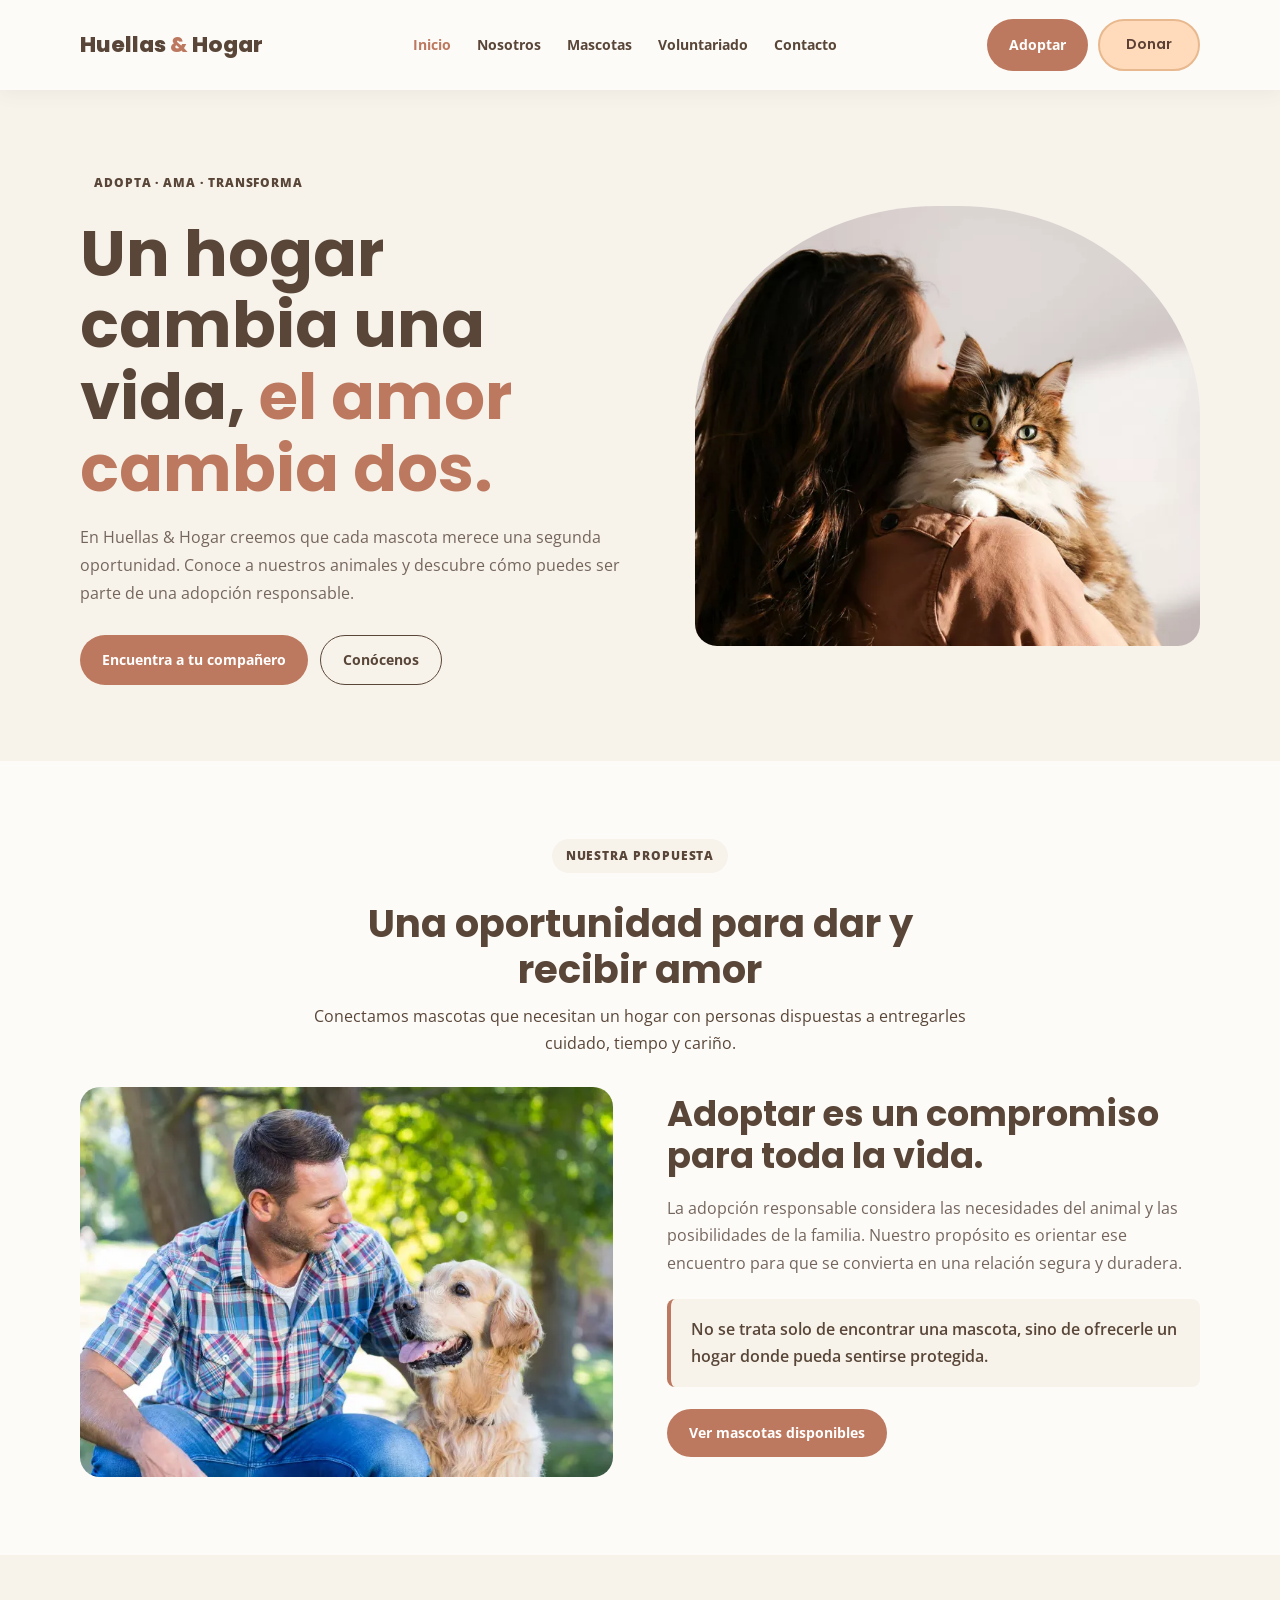
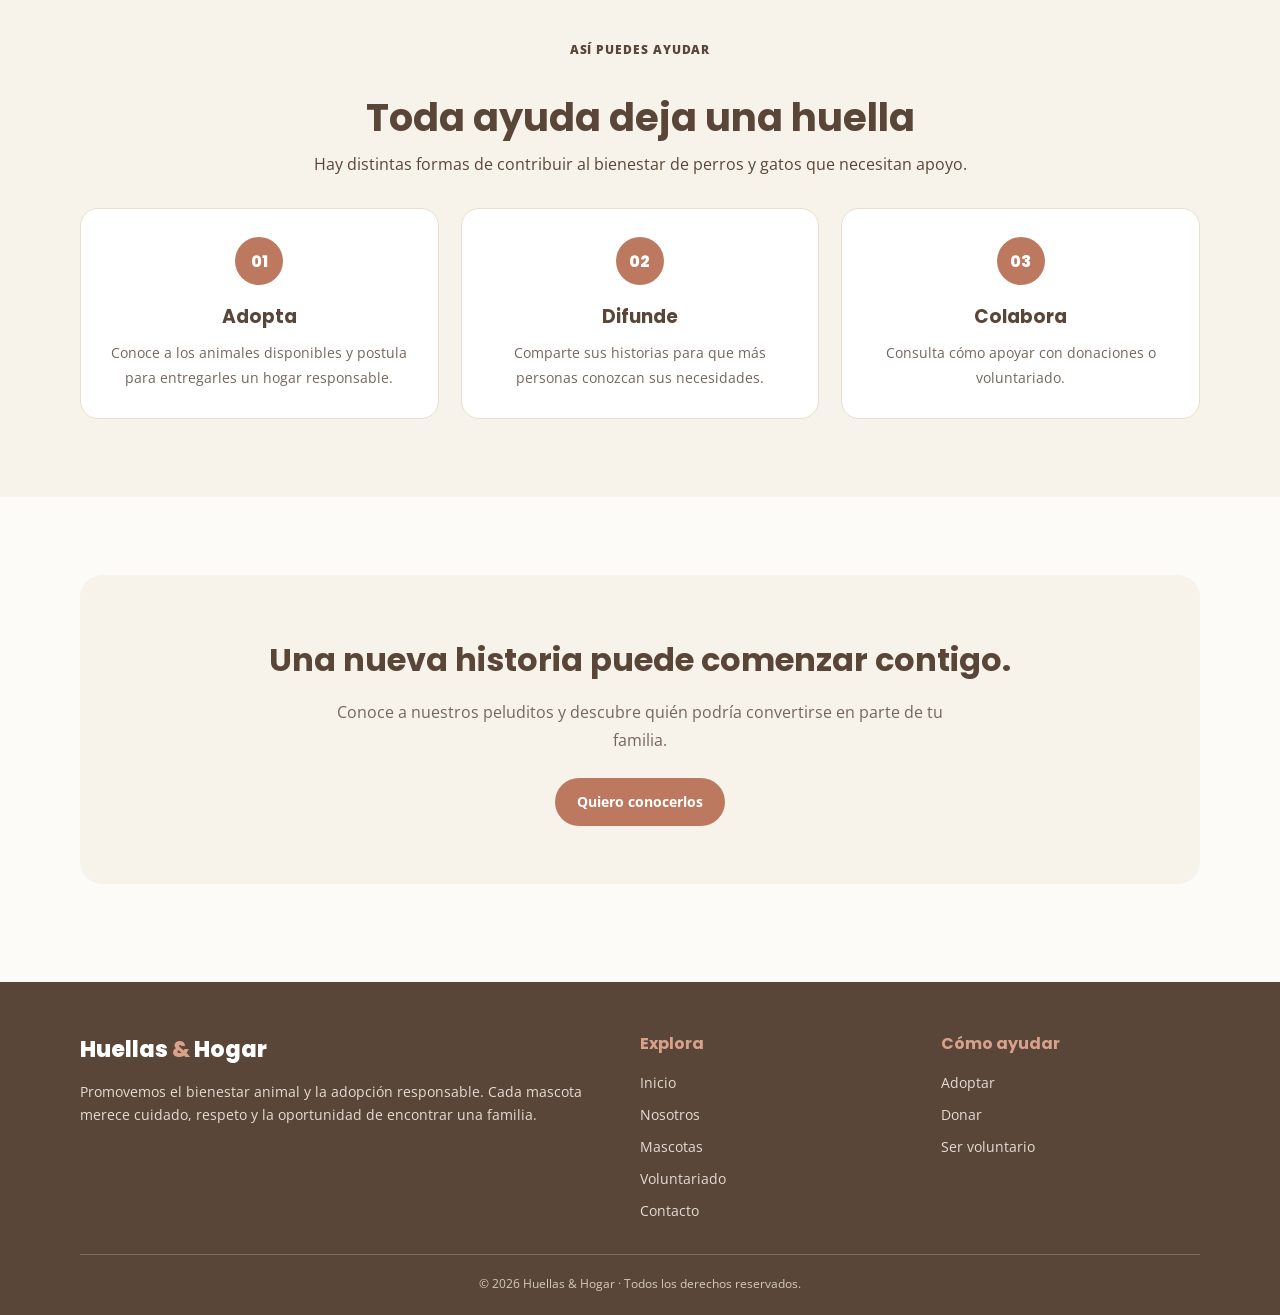
<file: index.html>
<!DOCTYPE html>
<html lang="es">
<head>
<meta charset="UTF-8">
<meta name="viewport" content="width=device-width, initial-scale=1.0">
<title>Inicio | Huellas & Hogar</title>
<link rel="preconnect" href="https://fonts.googleapis.com">
<link rel="preconnect" href="https://fonts.gstatic.com" crossorigin>
<link href="https://fonts.googleapis.com/css2?family=Open+Sans:wght@400;500;600;700&family=Poppins:wght@400;500;600;700;800&display=swap" rel="stylesheet">
<link rel="stylesheet" href="css/estilos.css">
</head>
<body>


<header class="site-header">
    <div class="container header-inner">
        <a class="logo" href="index.html">Huellas <span>&</span> Hogar</a>

        <nav class="nav">
            <a class="active" href="index.html">Inicio</a>
            <a href="nosotros.html">Nosotros</a>
            <a href="mascotas.html">Mascotas</a>
            <a href="voluntariado.html">Voluntariado</a>
            <a href="contacto.html">Contacto</a>
        </nav>

<div class="header-actions">
    <a class="btn btn-primary" href="mascotas.html">Adoptar</a>
    <a class="btn btn-donar" href="donar.html">Donar</a>
</div>
    </div>
</header>


<main>
<section class="hero">
<div class="container hero-grid">
<div>
<span class="eyebrow">ADOPTA · AMA · TRANSFORMA</span>
<h1>Un hogar cambia una vida, <span class="accent">el amor cambia dos.</span></h1>
<p>En Huellas & Hogar creemos que cada mascota merece una segunda oportunidad. Conoce a nuestros animales y descubre cómo puedes ser parte de una adopción responsable.</p>
<div class="hero-actions">
<a class="btn btn-primary" href="mascotas.html">Encuentra a tu compañero</a>
<a class="btn btn-outline" href="nosotros.html">Conócenos</a>
</div>
</div>
<div class="hero-art">
<img src="imagenes/imagen1.png" alt="Ilustración de un perro que representa la adopción responsable">
</div>
</div>
</section>

<section class="section">
<div class="container">
<div class="section-heading">
<span class="eyebrow">NUESTRA PROPUESTA</span>
<h2>Una oportunidad para dar y recibir amor</h2>
<p>Conectamos mascotas que necesitan un hogar con personas dispuestas a entregarles cuidado, tiempo y cariño.</p>
</div>
<div class="split">
<img src="imagenes/imagen2.jpg" alt="Ilustración de un gato que espera encontrar una familia">
<div>
<h2>Adoptar es un compromiso para toda la vida.</h2>
<p>La adopción responsable considera las necesidades del animal y las posibilidades de la familia. Nuestro propósito es orientar ese encuentro para que se convierta en una relación segura y duradera.</p>
<div class="note">No se trata solo de encontrar una mascota, sino de ofrecerle un hogar donde pueda sentirse protegida.</div>
<p style="margin-top:22px"><a class="btn btn-primary" href="mascotas.html">Ver mascotas disponibles</a></p>
</div>
</div>
</div>
</section>

<section class="section" style="background:var(--beige)">
<div class="container">
<div class="section-heading">
<span class="eyebrow">ASÍ PUEDES AYUDAR</span>
<h2>Toda ayuda deja una huella</h2>
<p>Hay distintas formas de contribuir al bienestar de perros y gatos que necesitan apoyo.</p>
</div>
<div class="steps">
<article class="step">
<div class="step-number">01</div>
<h3>Adopta</h3>
<p>Conoce a los animales disponibles y postula para entregarles un hogar responsable.</p>
</article>
<article class="step">
<div class="step-number">02</div>
<h3>Difunde</h3>
<p>Comparte sus historias para que más personas conozcan sus necesidades.</p>
</article>
<article class="step">
<div class="step-number">03</div>
<h3>Colabora</h3>
<p>Consulta cómo apoyar con donaciones o voluntariado.</p>
</article>
</div>
</div>
</section>

<section class="section">
<div class="container">
<div class="cta-band">
<h2>Una nueva historia puede comenzar contigo.</h2>
<p>Conoce a nuestros peluditos y descubre quién podría convertirse en parte de tu familia.</p>
<a class="btn btn-primary" href="mascotas.html">Quiero conocerlos</a>
</div>
</div>
</section>
</main>

<footer class="site-footer">
<div class="container">
<div class="footer-grid">
<div>
<div class="footer-brand">Huellas <span>&</span> Hogar</div>
<p>Promovemos el bienestar animal y la adopción responsable. Cada mascota merece cuidado, respeto y la oportunidad de encontrar una familia.</p>
</div>
<div>
<h3>Explora</h3>
<div class="footer-links">
<a href="index.html">Inicio</a>
<a href="nosotros.html">Nosotros</a>
<a href="mascotas.html">Mascotas</a>
<a href="voluntariado.html">Voluntariado</a>
<a href="contacto.html">Contacto</a>
</div>
</div>
<div>
<h3>Cómo ayudar</h3>
<div class="footer-links">
<a href="mascotas.html">Adoptar</a>
<a href="contacto.html#donar">Donar</a>
<a href="contacto.html">Ser voluntario</a>
</div>
</div>
</div>
<div class="footer-bottom">© 2026 Huellas & Hogar · Todos los derechos reservados.</div>
</div>
</footer>
</body>
</html>
</file>
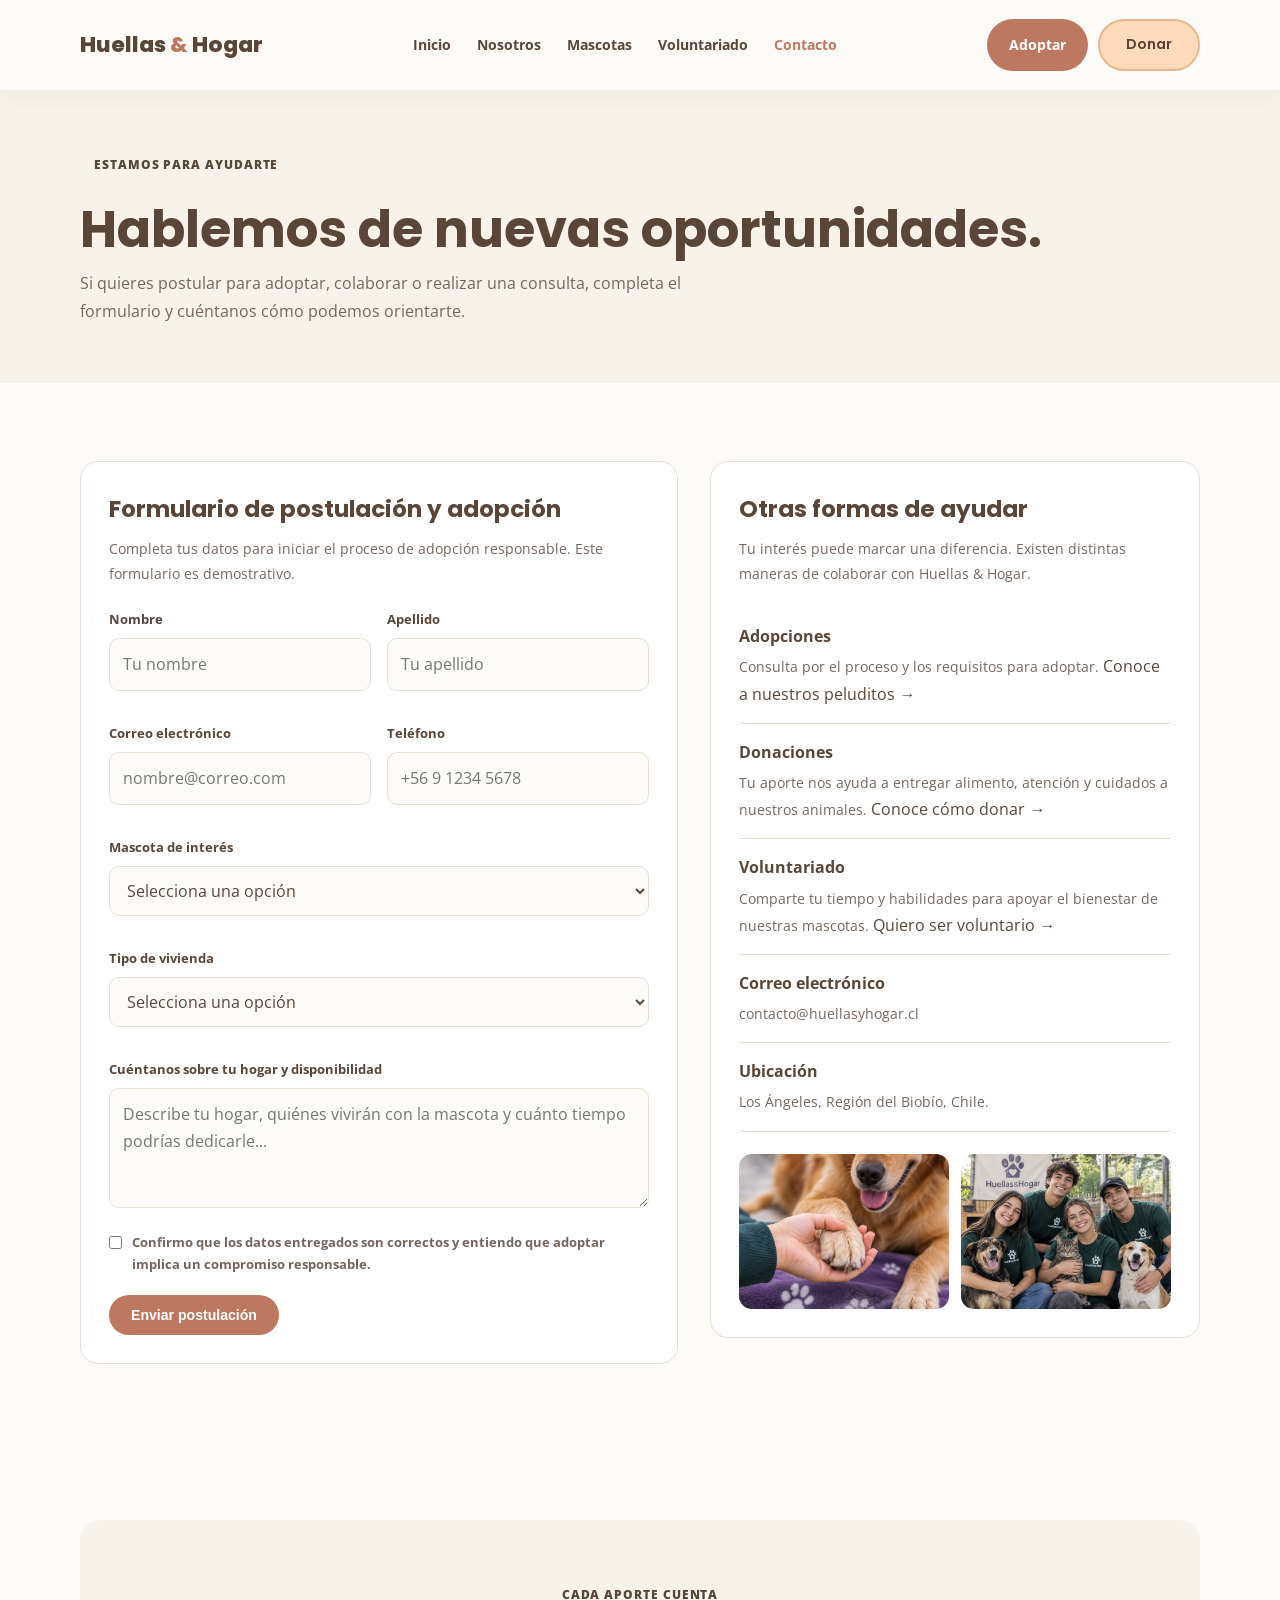
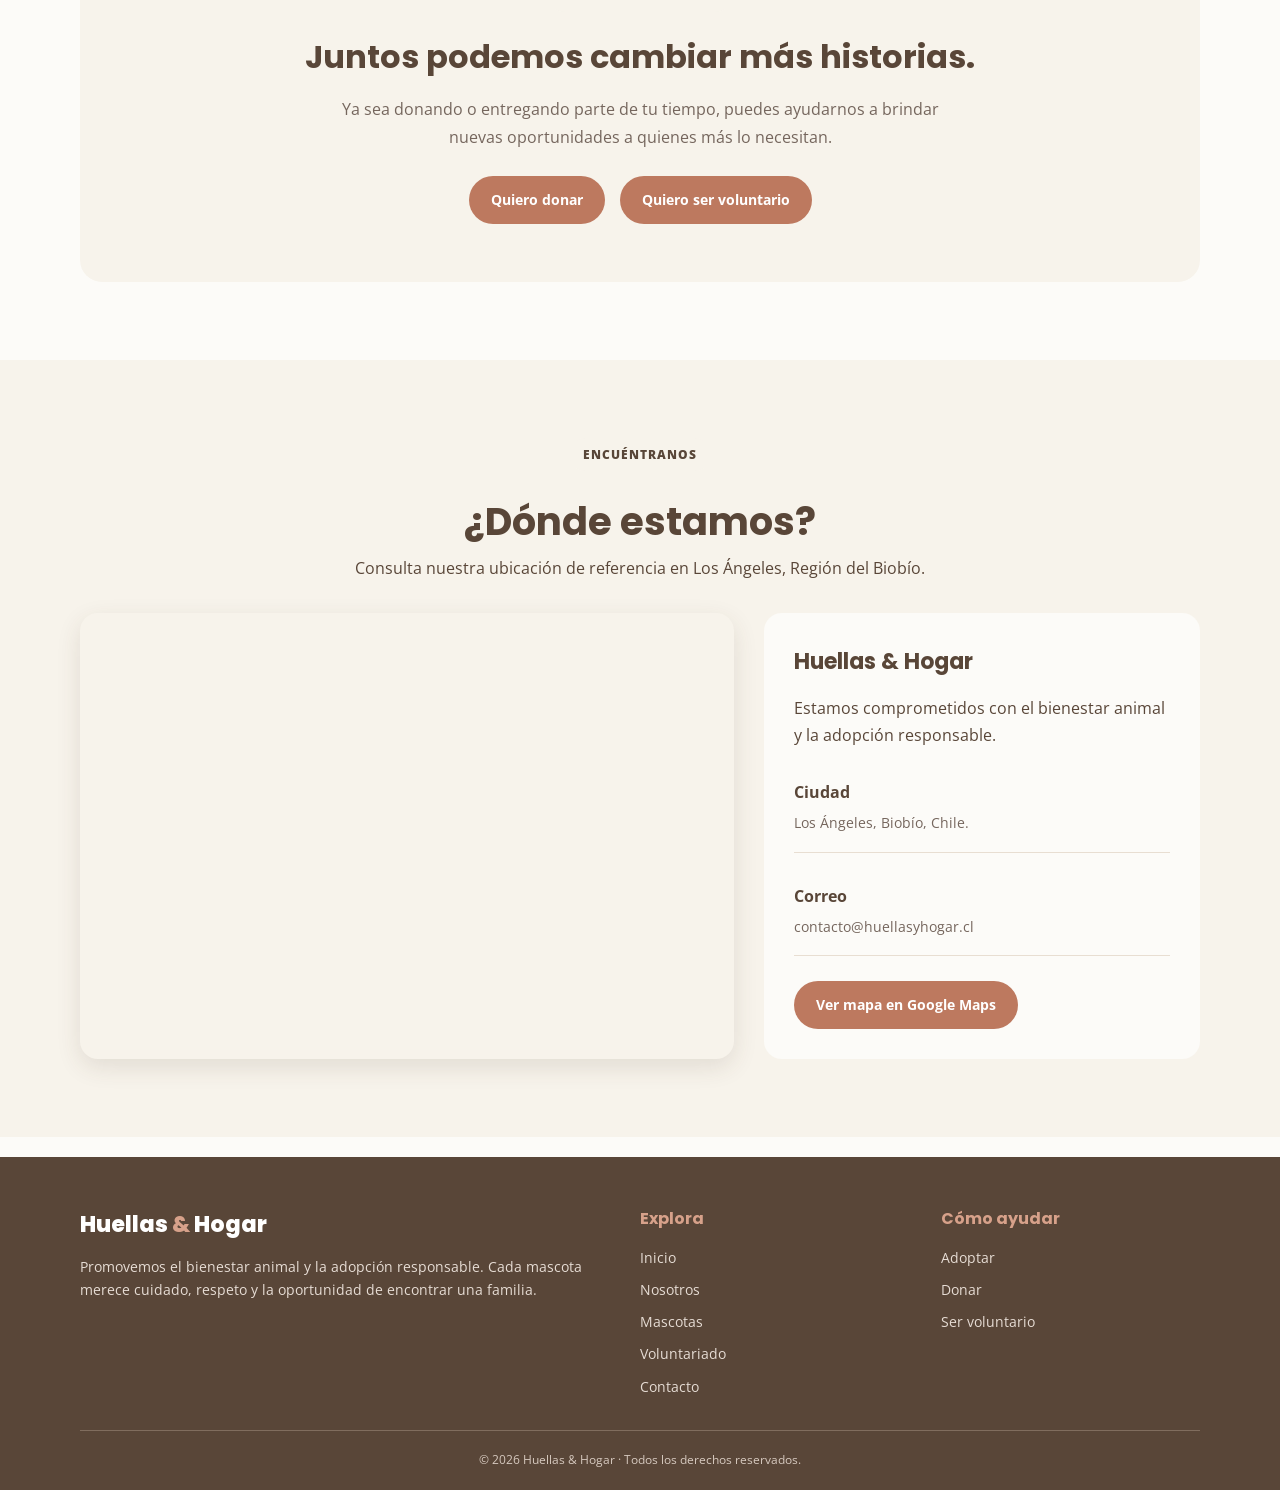
<file: contacto.html>
<!DOCTYPE html>
<html lang="es">
<head>
<meta charset="UTF-8">
<meta name="viewport" content="width=device-width, initial-scale=1.0">
<title>Contacto | Huellas & Hogar</title>

<link rel="preconnect" href="https://fonts.googleapis.com">
<link rel="preconnect" href="https://fonts.gstatic.com" crossorigin>
<link href="https://fonts.googleapis.com/css2?family=Open+Sans:wght@400;500;600;700&family=Poppins:wght@400;500;600;700;800&display=swap" rel="stylesheet">

<link rel="stylesheet" href="css/estilos.css">
</head>

<body>

<header class="site-header">
<div class="container header-inner">

<a class="logo" href="index.html">Huellas <span>&</span> Hogar</a>

<nav class="nav">
<a href="index.html">Inicio</a>
<a href="nosotros.html">Nosotros</a>
<a href="mascotas.html">Mascotas</a>
<a href="voluntariado.html">Voluntariado</a>
<a class="active" href="contacto.html">Contacto</a>
</nav>

<div class="header-actions">
<a class="btn btn-primary" href="mascotas.html">Adoptar</a>
<a class="btn btn-donar" href="donar.html">Donar</a>
</div>

</div>
</header>

<main>

<!-- ENCABEZADO -->
<section class="page-hero">
<div class="container">
<span class="eyebrow">ESTAMOS PARA AYUDARTE</span>
<h1>Hablemos de nuevas oportunidades.</h1>
<p>Si quieres postular para adoptar, colaborar o realizar una consulta, completa el formulario y cuéntanos cómo podemos orientarte.</p>
</div>
</section>

<!-- FORMULARIO Y CONTACTO -->
<section class="section">
<div class="container form-layout">

<form class="form-card" action="mailto:contacto@huellasyhogar.cl" method="post" enctype="text/plain">

<h2>Formulario de postulación y adopción</h2>
<p>Completa tus datos para iniciar el proceso de adopción responsable. Este formulario es demostrativo.</p>

<div class="form-grid">

<div class="field">
<label for="nombre">Nombre</label>
<input id="nombre" name="Nombre" type="text" placeholder="Tu nombre" required>
</div>

<div class="field">
<label for="apellido">Apellido</label>
<input id="apellido" name="Apellido" type="text" placeholder="Tu apellido" required>
</div>

<div class="field">
<label for="correo">Correo electrónico</label>
<input id="correo" name="Correo" type="email" placeholder="nombre@correo.com" required>
</div>

<div class="field">
<label for="telefono">Teléfono</label>
<input id="telefono" name="Telefono" type="tel" placeholder="+56 9 1234 5678" required>
</div>

<div class="field full">
<label for="mascota">Mascota de interés</label>
<select id="mascota" name="Mascota" required>
<option value="">Selecciona una opción</option>
<option>Max</option>
<option>Luna</option>
<option>Toby</option>
<option>Mora</option>
<option>Quiero orientación</option>
</select>
</div>

<div class="field full">
<label for="vivienda">Tipo de vivienda</label>
<select id="vivienda" name="Vivienda" required>
<option value="">Selecciona una opción</option>
<option>Casa con patio</option>
<option>Casa sin patio</option>
<option>Departamento</option>
</select>
</div>

<div class="field full">
<label for="mensaje">Cuéntanos sobre tu hogar y disponibilidad</label>
<textarea id="mensaje" name="Mensaje" placeholder="Describe tu hogar, quiénes vivirán con la mascota y cuánto tiempo podrías dedicarle..." required></textarea>
</div>

</div>

<label class="checkline">
<input type="checkbox" required>
<span>Confirmo que los datos entregados son correctos y entiendo que adoptar implica un compromiso responsable.</span>
</label>

<button class="btn btn-primary" type="submit">Enviar postulación</button>

</form>

<!-- INFORMACIÓN Y CTA -->
<aside class="contact-card">

<h2>Otras formas de ayudar</h2>
<p>Tu interés puede marcar una diferencia. Existen distintas maneras de colaborar con Huellas & Hogar.</p>

<div class="contact-item">
<strong>Adopciones</strong>
<span>Consulta por el proceso y los requisitos para adoptar.</span>
<a href="mascotas.html">Conoce a nuestros peluditos →</a>
</div>

<div class="contact-item">
<strong>Donaciones</strong>
<span>Tu aporte nos ayuda a entregar alimento, atención y cuidados a nuestros animales.</span>
<a href="donar.html">Conoce cómo donar →</a>
</div>

<div class="contact-item">
<strong>Voluntariado</strong>
<span>Comparte tu tiempo y habilidades para apoyar el bienestar de nuestras mascotas.</span>
<a href="voluntariado.html">Quiero ser voluntario →</a>
</div>

<div class="contact-item">
<strong>Correo electrónico</strong>
<span>contacto@huellasyhogar.cl</span>
</div>

<div class="contact-item">
<strong>Ubicación</strong>
<span>Los Ángeles, Región del Biobío, Chile.</span>
</div>

<div class="contact-images">
<img src="imagenes/imagen12.png" alt="Ilustración de perro">
<img src="imagenes/imagen11.png" alt="Ilustración de gato">
</div>

</aside>

</div>
</section>

<!-- CTA PRINCIPAL -->
<section class="section">
<div class="container">
<div class="cta-band">
<span class="eyebrow">CADA APORTE CUENTA</span>
<h2>Juntos podemos cambiar más historias.</h2>
<p>Ya sea donando o entregando parte de tu tiempo, puedes ayudarnos a brindar nuevas oportunidades a quienes más lo necesitan.</p>

<div class="cta-buttons">
    <a class="btn btn-primary" href="donar.html">Quiero donar</a>
    <a class="btn btn-primary" href="voluntariado.html">Quiero ser voluntario</a>
</div>
</div>
</div>
</section>

<!-- MAPA -->
<section class="section map-section">
<div class="container">

<div class="section-heading">
<span class="eyebrow">ENCUÉNTRANOS</span>
<h2>¿Dónde estamos?</h2>
<p>Consulta nuestra ubicación de referencia en Los Ángeles, Región del Biobío.</p>
</div>

<div class="map-layout">

<div class="map-container">
<iframe
src="https://www.google.com/maps?q=Los+Angeles,+Biobio,+Chile&output=embed"
width="100%"
height="350"
style="border:0;"
allowfullscreen=""
loading="lazy"
referrerpolicy="no-referrer-when-downgrade"
title="Mapa de ubicación de Huellas y Hogar">
</iframe>
</div>

<div class="map-info">
<h3>Huellas & Hogar</h3>
<p>Estamos comprometidos con el bienestar animal y la adopción responsable.</p>

<div class="contact-item">
<strong>Ciudad</strong>
<span>Los Ángeles, Biobío, Chile.</span>
</div>

<div class="contact-item">
<strong>Correo</strong>
<span>contacto@huellasyhogar.cl</span>
</div>

<a class="btn btn-primary" href="https://www.google.com/maps/search/?api=1&query=Los+Angeles+Biobio+Chile" target="_blank" rel="noopener">
Ver mapa en Google Maps
</a>

</div>

</div>
</div>
</section>

</main>

<footer class="site-footer">
<div class="container">

<div class="footer-grid">

<div>
<div class="footer-brand">Huellas <span>&</span> Hogar</div>
<p>Promovemos el bienestar animal y la adopción responsable. Cada mascota merece cuidado, respeto y la oportunidad de encontrar una familia.</p>
</div>

<div>
<h3>Explora</h3>
<div class="footer-links">
<a href="index.html">Inicio</a>
<a href="nosotros.html">Nosotros</a>
<a href="mascotas.html">Mascotas</a>
<a href="voluntariado.html">Voluntariado</a>
<a href="contacto.html">Contacto</a>
</div>
</div>

<div>
<h3>Cómo ayudar</h3>
<div class="footer-links">
<a href="mascotas.html">Adoptar</a>
<a href="donar.html">Donar</a>
<a href="voluntariado.html">Ser voluntario</a>
</div>
</div>

</div>

<div class="footer-bottom">
© 2026 Huellas & Hogar · Todos los derechos reservados.
</div>

</div>
</footer>

</body>
</html>
</file>
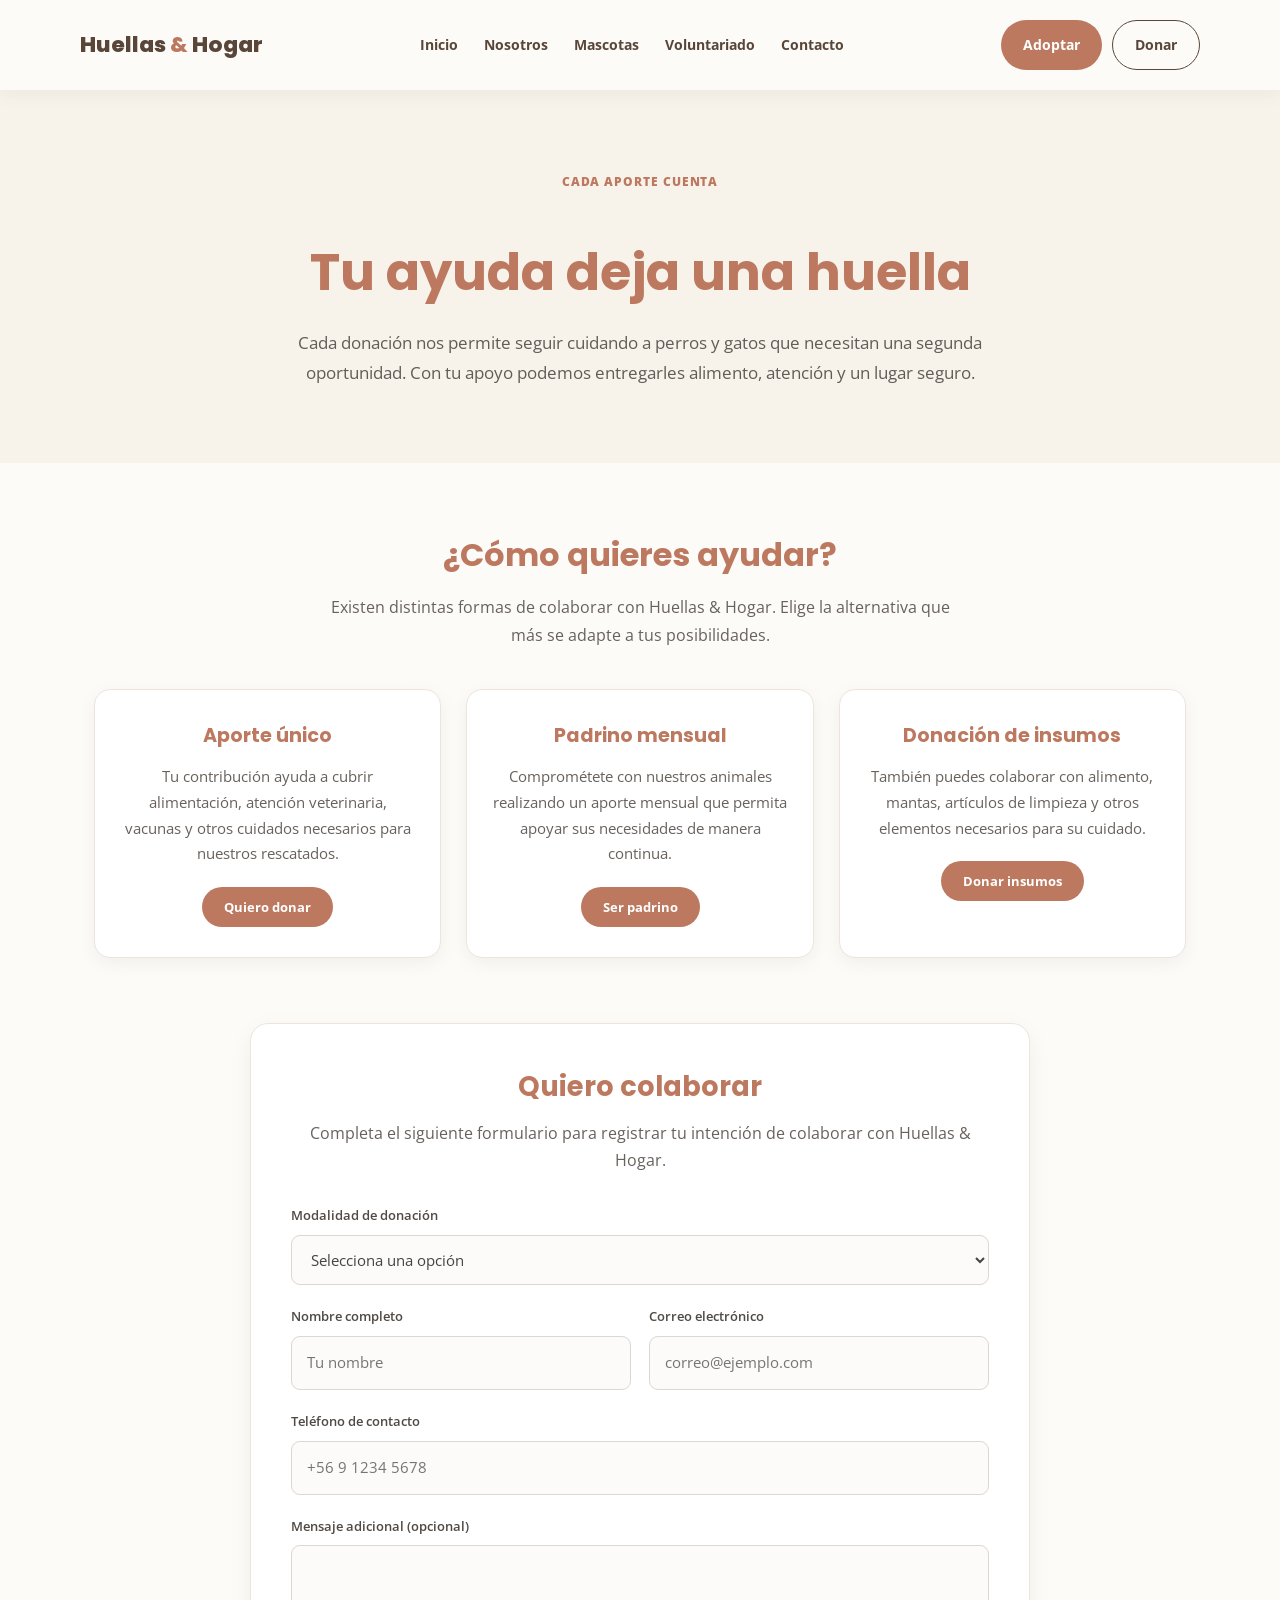
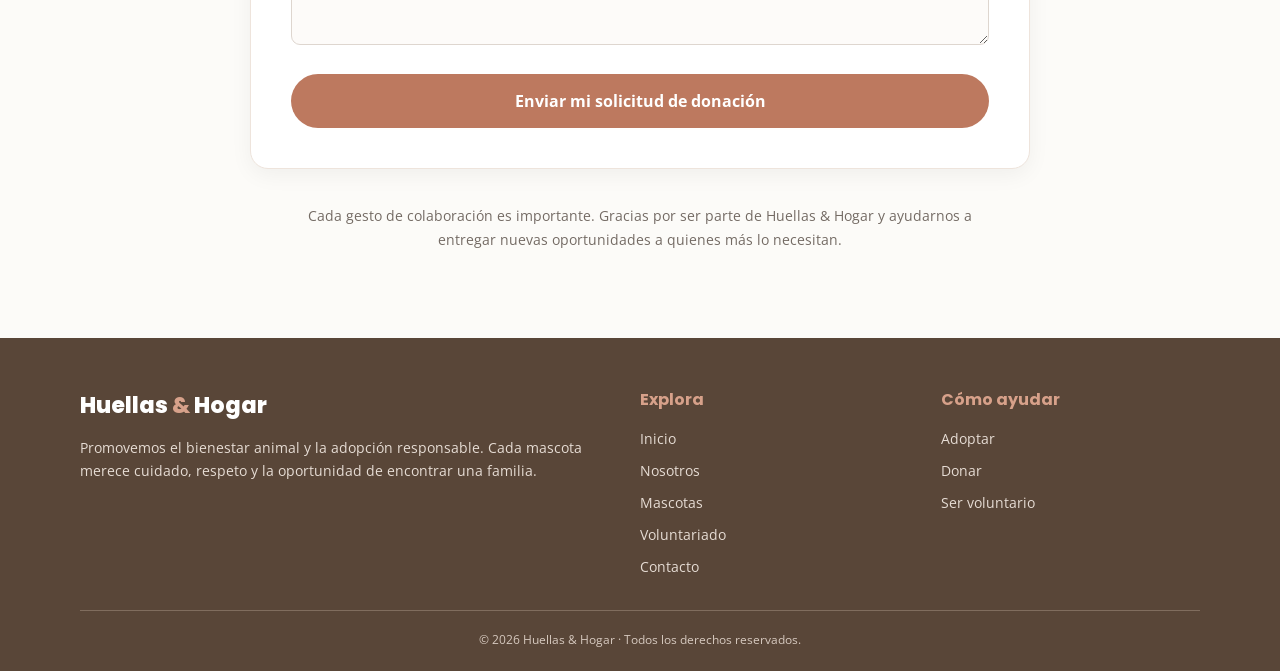
<file: donar.html>
<!DOCTYPE html>
<html lang="es">
<head>
<meta charset="UTF-8">
<meta name="viewport" content="width=device-width, initial-scale=1.0">

<title>Donar | Huellas & Hogar</title>

<link rel="preconnect" href="https://fonts.googleapis.com">
<link rel="preconnect" href="https://fonts.gstatic.com" crossorigin>
<link href="https://fonts.googleapis.com/css2?family=Open+Sans:wght@400;500;600;700&family=Poppins:wght@400;500;600;700;800&display=swap" rel="stylesheet">

<link rel="stylesheet" href="css/estilos.css">

<style>
/* =================================
   ESTILOS EXCLUSIVOS DE DONAR
================================= */

.donar-hero {
    background: var(--beige, #f5eee7);
    padding: 75px 20px;
    text-align: center;
}

.donar-hero .eyebrow {
    color: var(--terracota, #b86f50);
}

.donar-hero h1 {
    font-family: 'Poppins', sans-serif;
    font-size: clamp(2.2rem, 4vw, 3.2rem);
    color: var(--terracota, #b86f50);
    margin: 12px 0;
}

.donar-hero p {
    max-width: 700px;
    margin: auto;
    color: #625c57;
    font-size: 1.05rem;
    line-height: 1.8;
}

.donar-contenido {
    padding: 65px 20px;
}

.donar-titulo {
    text-align: center;
    margin-bottom: 12px;
    font-family: 'Poppins', sans-serif;
    font-size: 2rem;
    color: var(--terracota, #b86f50);
}

.donar-descripcion {
    text-align: center;
    max-width: 650px;
    margin: 0 auto 40px;
    color: #68615c;
    line-height: 1.7;
}

/* MODALIDADES */

.donar-grid {
    display: grid;
    grid-template-columns: repeat(3, 1fr);
    gap: 25px;
    margin-bottom: 65px;
}

.donar-card {
    background: white;
    border-radius: 16px;
    padding: 30px 25px;
    border: 1px solid #eee4dc;
    box-shadow: 0 5px 18px rgba(0,0,0,0.05);
    text-align: center;
    transition: transform 0.25s, border-color 0.25s;
}

.donar-card:hover {
    transform: translateY(-5px);
    border-color: var(--terracota, #b86f50);
}

.donar-icono {
    font-size: 2.5rem;
    margin-bottom: 15px;
}

.donar-card h3 {
    color: var(--terracota, #b86f50);
    font-family: 'Poppins', sans-serif;
    font-size: 1.2rem;
    margin-bottom: 12px;
}

.donar-card p {
    color: #68615c;
    font-size: 0.94rem;
    line-height: 1.7;
    margin-bottom: 20px;
}

.donar-card button {
    background: var(--terracota, #b86f50);
    color: white;
    border: none;
    border-radius: 25px;
    padding: 11px 22px;
    font-weight: 700;
    cursor: pointer;
    font-family: inherit;
    transition: opacity 0.2s;
}

.donar-card button:hover {
    opacity: 0.85;
}

/* FORMULARIO */

.formulario-donar {
    max-width: 780px;
    margin: 0 auto;
    background: white;
    padding: 40px;
    border-radius: 18px;
    border: 1px solid #eee4dc;
    box-shadow: 0 6px 22px rgba(0,0,0,0.05);
}

.formulario-donar h2 {
    font-family: 'Poppins', sans-serif;
    color: var(--terracota, #b86f50);
    font-size: 1.7rem;
    text-align: center;
    margin-bottom: 10px;
}

.formulario-intro {
    text-align: center;
    color: #68615c;
    margin-bottom: 30px;
    line-height: 1.7;
}

.campo-donar {
    margin-bottom: 20px;
}

.campo-donar label {
    display: block;
    font-weight: 600;
    color: #514943;
    margin-bottom: 8px;
}

.campo-donar input,
.campo-donar select,
.campo-donar textarea {
    width: 100%;
    padding: 13px 15px;
    border: 1px solid #ded6cf;
    border-radius: 9px;
    background: #fdfbf9;
    color: #444;
    font-family: 'Open Sans', sans-serif;
    font-size: 0.95rem;
}

.campo-donar input:focus,
.campo-donar select:focus,
.campo-donar textarea:focus {
    outline: none;
    border-color: var(--terracota, #b86f50);
    background: white;
}

.campo-donar textarea {
    min-height: 100px;
    resize: vertical;
}

.campos-dobles {
    display: grid;
    grid-template-columns: 1fr 1fr;
    gap: 18px;
}

/* MONTOS */

.montos-donar {
    display: flex;
    flex-wrap: wrap;
    gap: 12px;
    margin-top: 10px;
}

.monto-opcion {
    flex: 1;
    min-width: 100px;
    padding: 12px 10px;
    border: 1px solid #ded6cf;
    border-radius: 9px;
    background: #fdfbf9;
    color: #514943;
    cursor: pointer;
    font-weight: 700;
    font-family: inherit;
    transition: 0.2s;
}

.monto-opcion:hover,
.monto-opcion.seleccionado {
    background: var(--terracota, #b86f50);
    color: white;
    border-color: var(--terracota, #b86f50);
}

.monto-personalizado {
    margin-top: 15px;
}

/* BOTÓN */

.btn-donar {
    width: 100%;
    padding: 16px;
    background: var(--terracota, #b86f50);
    color: white;
    border: none;
    border-radius: 30px;
    font-size: 1rem;
    font-weight: 700;
    cursor: pointer;
    font-family: inherit;
    transition: opacity 0.2s;
}

.btn-donar:hover {
    opacity: 0.85;
}

/* CONFIRMACIÓN */

.mensaje-donar {
    display: none;
    margin-top: 22px;
    padding: 22px;
    border-radius: 12px;
    background: #f0f5ed;
    color: #426044;
    text-align: center;
    line-height: 1.7;
}

.mensaje-donar h3 {
    margin-bottom: 8px;
    font-family: 'Poppins', sans-serif;
}

/* INFORMACIÓN FINAL */

.donar-nota {
    text-align: center;
    max-width: 700px;
    margin: 35px auto 0;
    color: #746b64;
    font-size: 0.9rem;
    line-height: 1.7;
}

/* RESPONSIVE */

@media (max-width: 850px) {
    .donar-grid {
        grid-template-columns: 1fr 1fr;
    }
}

@media (max-width: 600px) {
    .donar-grid {
        grid-template-columns: 1fr;
    }

    .formulario-donar {
        padding: 25px 18px;
    }

    .campos-dobles {
        grid-template-columns: 1fr;
        gap: 0;
    }

    .donar-titulo {
        font-size: 1.65rem;
    }
}
</style>
</head>

<body>

<!-- HEADER ORIGINAL -->

<header class="site-header">
    <div class="container header-inner">

        <a class="logo" href="index.html">
            Huellas <span>&</span> Hogar
        </a>

        <nav class="nav">
            <a href="index.html">Inicio</a>
            <a href="nosotros.html">Nosotros</a>
            <a href="mascotas.html">Mascotas</a>
            <a href="voluntariado.html">Voluntariado</a>
            <a href="contacto.html">Contacto</a>
        </nav>

        <div class="header-actions">
            <a class="btn btn-primary" href="mascotas.html">Adoptar</a>
            <a class="btn btn-outline" href="donar.html">Donar</a>
        </div>

    </div>
</header>


<main>

<!-- PRESENTACIÓN -->

<section class="donar-hero">

    <span class="eyebrow">CADA APORTE CUENTA</span>

    <h1>Tu ayuda deja una huella</h1>

    <p>
        Cada donación nos permite seguir cuidando a perros y gatos
        que necesitan una segunda oportunidad. Con tu apoyo podemos
        entregarles alimento, atención y un lugar seguro.
    </p>

</section>


<!-- MODALIDADES DE DONACIÓN -->

<section class="donar-contenido">

    <div class="container">

        <h2 class="donar-titulo">
            ¿Cómo quieres ayudar?
        </h2>

        <p class="donar-descripcion">
            Existen distintas formas de colaborar con Huellas & Hogar.
            Elige la alternativa que más se adapte a tus posibilidades.
        </p>


        <div class="donar-grid">

            <!-- DONACIÓN ÚNICA -->

            <article class="donar-card">

                <h3>Aporte único</h3>

                <p>
                    Tu contribución ayuda a cubrir alimentación,
                    atención veterinaria, vacunas y otros cuidados
                    necesarios para nuestros rescatados.
                </p>

                <button type="button"
                    onclick="seleccionarDonacion('unica')">
                    Quiero donar
                </button>

            </article>


            <!-- PADRINO MENSUAL -->

            <article class="donar-card">


                <h3>Padrino mensual</h3>

                <p>
                    Comprométete con nuestros animales realizando
                    un aporte mensual que permita apoyar sus
                    necesidades de manera continua.
                </p>

                <button type="button"
                    onclick="seleccionarDonacion('mensual')">
                    Ser padrino
                </button>

            </article>


            <!-- INSUMOS -->

            <article class="donar-card">

                <h3>Donación de insumos</h3>

                <p>
                    También puedes colaborar con alimento,
                    mantas, artículos de limpieza y otros
                    elementos necesarios para su cuidado.
                </p>

                <button type="button"
                    onclick="seleccionarDonacion('insumos')">
                    Donar insumos
                </button>

            </article>

        </div>


        <!-- FORMULARIO -->

        <div class="formulario-donar" id="formulario">

            <h2>Quiero colaborar</h2>

            <p class="formulario-intro">
                Completa el siguiente formulario para registrar
                tu intención de colaborar con Huellas & Hogar.
            </p>


            <form id="formDonacion">

                <div class="campo-donar">

                    <label for="modalidad">
                        Modalidad de donación
                    </label>

                    <select id="modalidad" name="modalidad" required
                        onchange="actualizarFormulario()">

                        <option value="">Selecciona una opción</option>

                        <option value="unica">
                            Aporte económico único
                        </option>

                        <option value="mensual">
                            Padrino mensual
                        </option>

                        <option value="insumos">
                            Donación de insumos
                        </option>

                    </select>

                </div>


                <!-- MONTO -->

                <div id="seccionMonto" style="display:none;">

                    <div class="campo-donar">

                        <label>
                            Selecciona el monto de tu aporte
                        </label>

                        <div class="montos-donar" id="montosDisponibles">

                        </div>

                    </div>

                    <div class="campo-donar monto-personalizado">

                        <label for="montoPersonalizado">
                            O ingresa otro monto (CLP)
                        </label>

                        <input
                            type="number"
                            id="montoPersonalizado"
                            min="1000"
                            step="1000"
                            placeholder="Ejemplo: 15000"
                            oninput="limpiarMontoSeleccionado()">

                    </div>

                </div>


                <!-- INSUMOS -->

                <div class="campo-donar" id="seccionInsumos"
                    style="display:none;">

                    <label for="tipoInsumo">
                        ¿Qué te gustaría donar?
                    </label>

                    <select id="tipoInsumo">

                        <option value="">Selecciona un insumo</option>

                        <option>Alimento para perros</option>
                        <option>Alimento para gatos</option>
                        <option>Mantas y camas</option>
                        <option>Artículos de limpieza</option>
                        <option>Medicamentos veterinarios</option>
                        <option>Otros insumos</option>

                    </select>

                </div>


                <!-- DATOS PERSONALES -->

                <div class="campos-dobles">

                    <div class="campo-donar">

                        <label for="nombre">
                            Nombre completo
                        </label>

                        <input
                            type="text"
                            id="nombre"
                            name="nombre"
                            placeholder="Tu nombre"
                            required>

                    </div>


                    <div class="campo-donar">

                        <label for="correo">
                            Correo electrónico
                        </label>

                        <input
                            type="email"
                            id="correo"
                            name="correo"
                            placeholder="correo@ejemplo.com"
                            required>

                    </div>

                </div>


                <div class="campo-donar">

                    <label for="telefono">
                        Teléfono de contacto
                    </label>

                    <input
                        type="tel"
                        id="telefono"
                        name="telefono"
                        placeholder="+56 9 1234 5678">

                </div>


                <div class="campo-donar">

                    <label for="mensaje">
                        Mensaje adicional (opcional)
                    </label>

                    <textarea
                        id="mensaje"
                        name="mensaje"
                        placeholder="Escribe aquí algún comentario...">
                    </textarea>

                </div>


                <button type="submit" class="btn-donar">
                    Enviar mi solicitud de donación
                </button>


                <div class="mensaje-donar" id="mensajeExito">

                    <h3>¡Gracias por tu interés! 🐾</h3>

                    <p>
                        Hemos registrado tu solicitud de donación
                        en esta demostración. Tu apoyo puede marcar
                        una gran diferencia en la vida de nuestros
                        peluditos.
                    </p>

                </div>

            </form>

        </div>


        <p class="donar-nota">
            Cada gesto de colaboración es importante.
            Gracias por ser parte de Huellas & Hogar y ayudarnos
            a entregar nuevas oportunidades a quienes más lo necesitan.
        </p>

    </div>

</section>

</main>


<!-- FOOTER ORIGINAL -->

<footer class="site-footer">

    <div class="container">

        <div class="footer-grid">

            <div>

                <div class="footer-brand">
                    Huellas <span>&</span> Hogar
                </div>

                <p>
                    Promovemos el bienestar animal y la adopción responsable.
                    Cada mascota merece cuidado, respeto y la oportunidad
                    de encontrar una familia.
                </p>

            </div>


            <div>

                <h3>Explora</h3>

                <div class="footer-links">

                    <a href="index.html">Inicio</a>
                    <a href="nosotros.html">Nosotros</a>
                    <a href="mascotas.html">Mascotas</a>
                    <a href="voluntariado.html">Voluntariado</a>
                    <a href="contacto.html">Contacto</a>

                </div>

            </div>


            <div>

                <h3>Cómo ayudar</h3>

                <div class="footer-links">

                    <a href="mascotas.html">Adoptar</a>
                    <a href="donar.html">Donar</a>
                    <a href="contacto.html">Ser voluntario</a>

                </div>

            </div>

        </div>


        <div class="footer-bottom">
            © 2026 Huellas & Hogar · Todos los derechos reservados.
        </div>

    </div>

</footer>


<script>

/* SELECCIONAR MODALIDAD */

function seleccionarDonacion(tipo) {

    document.getElementById("modalidad").value = tipo;

    actualizarFormulario();

    document.getElementById("formulario").scrollIntoView({
        behavior: "smooth",
        block: "start"
    });

}


/* ACTUALIZAR FORMULARIO */

function actualizarFormulario() {

    const modalidad = document.getElementById("modalidad").value;

    const seccionMonto = document.getElementById("seccionMonto");
    const seccionInsumos = document.getElementById("seccionInsumos");

    const montos = document.getElementById("montosDisponibles");

    document.getElementById("montoPersonalizado").value = "";

    document.querySelectorAll(".monto-opcion").forEach(boton => {
        boton.classList.remove("seleccionado");
    });

    seccionMonto.style.display = "none";
    seccionInsumos.style.display = "none";

    montos.innerHTML = "";

    if (modalidad === "unica") {

        seccionMonto.style.display = "block";

        crearMontos(["5000", "10000", "25000"]);

    }

    else if (modalidad === "mensual") {

        seccionMonto.style.display = "block";

        crearMontos(["10000", "20000", "30000"]);

    }

    else if (modalidad === "insumos") {

        seccionInsumos.style.display = "block";

    }

}


/* CREAR BOTONES DE MONTOS */

function crearMontos(lista) {

    const contenedor = document.getElementById("montosDisponibles");

    lista.forEach(monto => {

        const boton = document.createElement("button");

        boton.type = "button";

        boton.className = "monto-opcion";

        boton.textContent = "$" + Number(monto).toLocaleString("es-CL");

        boton.onclick = function() {

            document.querySelectorAll(".monto-opcion").forEach(b => {
                b.classList.remove("seleccionado");
            });

            boton.classList.add("seleccionado");

            document.getElementById("montoPersonalizado").value = "";

        };

        boton.dataset.monto = monto;

        contenedor.appendChild(boton);

    });

}


/* LIMPIAR MONTO SELECCIONADO */

function limpiarMontoSeleccionado() {

    document.querySelectorAll(".monto-opcion").forEach(boton => {
        boton.classList.remove("seleccionado");
    });

}


/* ENVIAR FORMULARIO */

document.getElementById("formDonacion").addEventListener("submit", function(e) {

    e.preventDefault();

    const modalidad = document.getElementById("modalidad").value;

    if (!modalidad) {
        alert("Por favor, selecciona una modalidad de donación.");
        return;
    }

    if (modalidad === "unica" || modalidad === "mensual") {

        const montoPersonalizado = document.getElementById("montoPersonalizado").value;

        const montoSeleccionado = document.querySelector(".monto-opcion.seleccionado");

        if (!montoSeleccionado && (!montoPersonalizado || Number(montoPersonalizado) < 1000)) {

            alert("Por favor, selecciona o ingresa un monto válido.");
            return;

        }

    }

    if (modalidad === "insumos" && !document.getElementById("tipoInsumo").value) {

        alert("Por favor, selecciona el tipo de insumo que deseas donar.");

        return;

    }

    document.getElementById("mensajeExito").style.display = "block";

    document.getElementById("mensajeExito").scrollIntoView({
        behavior: "smooth",
        block: "center"
    });

});

</script>

</body>
</html>
</file>
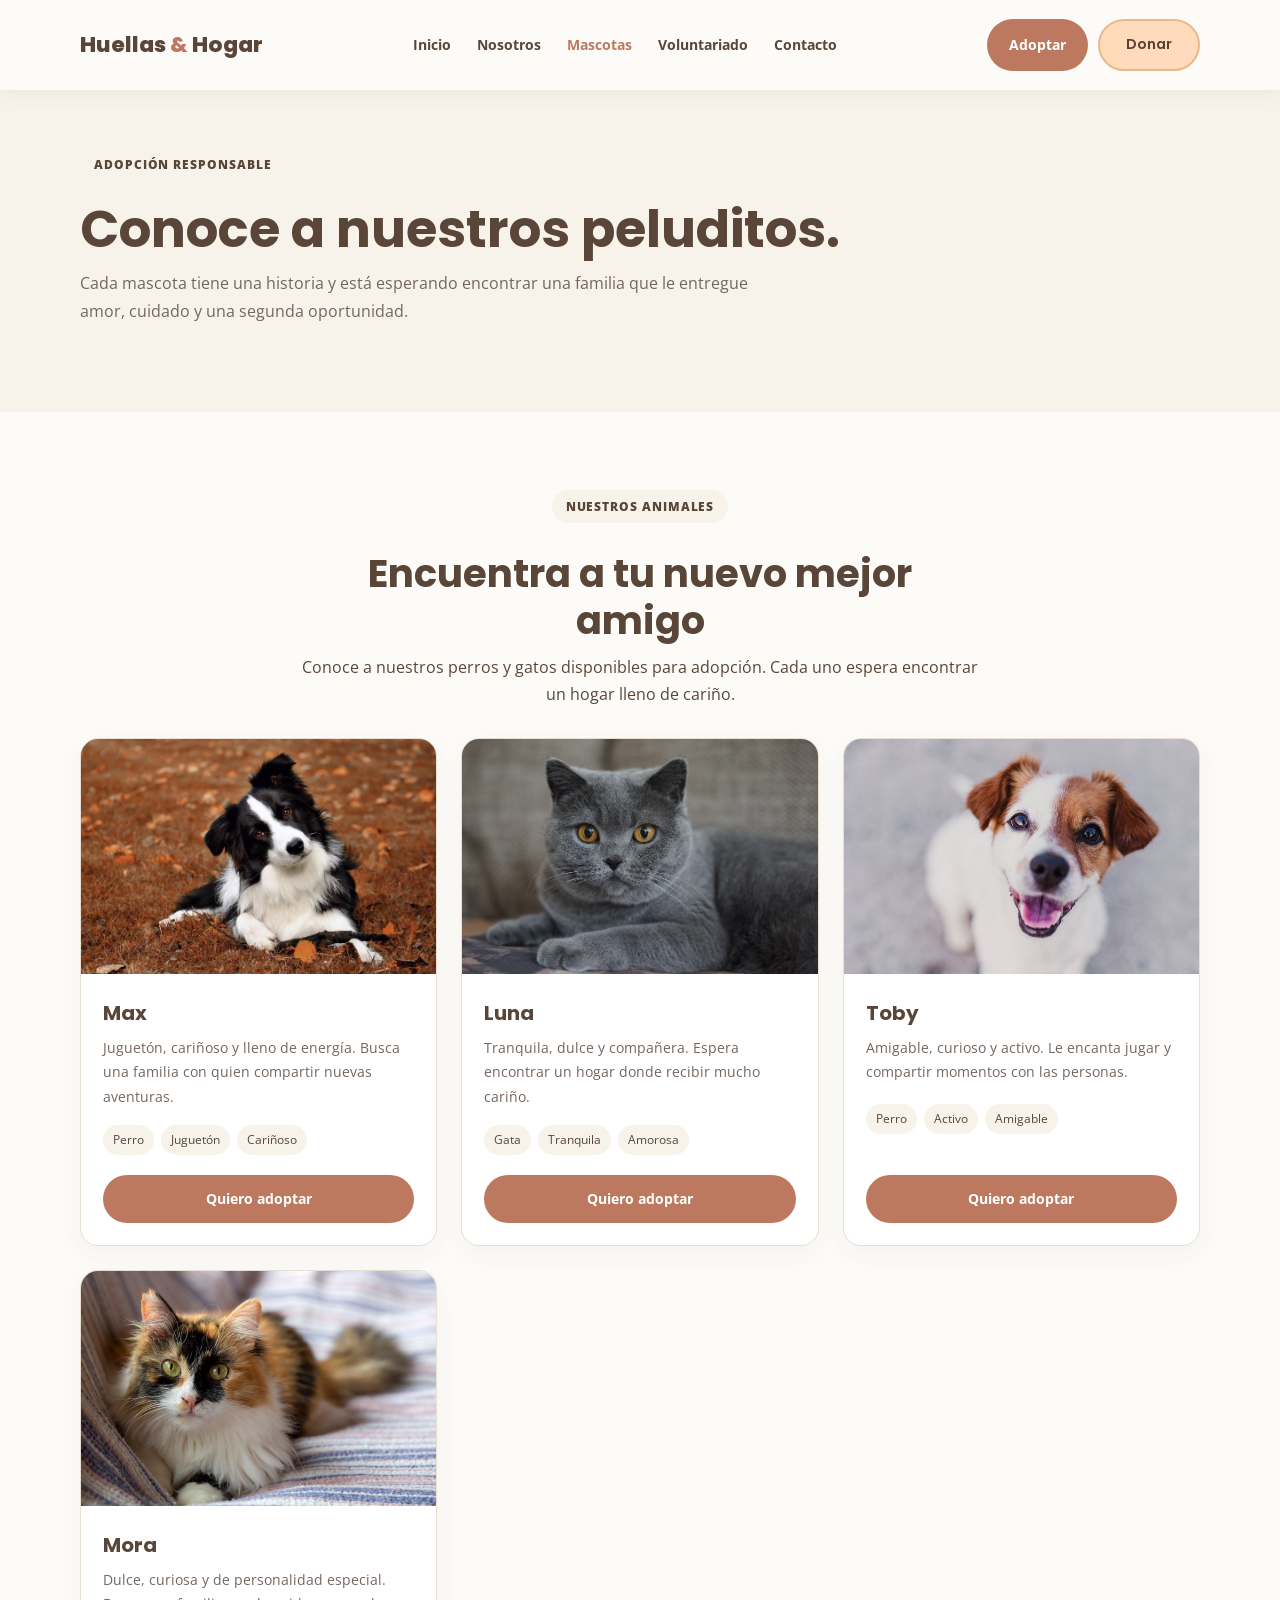
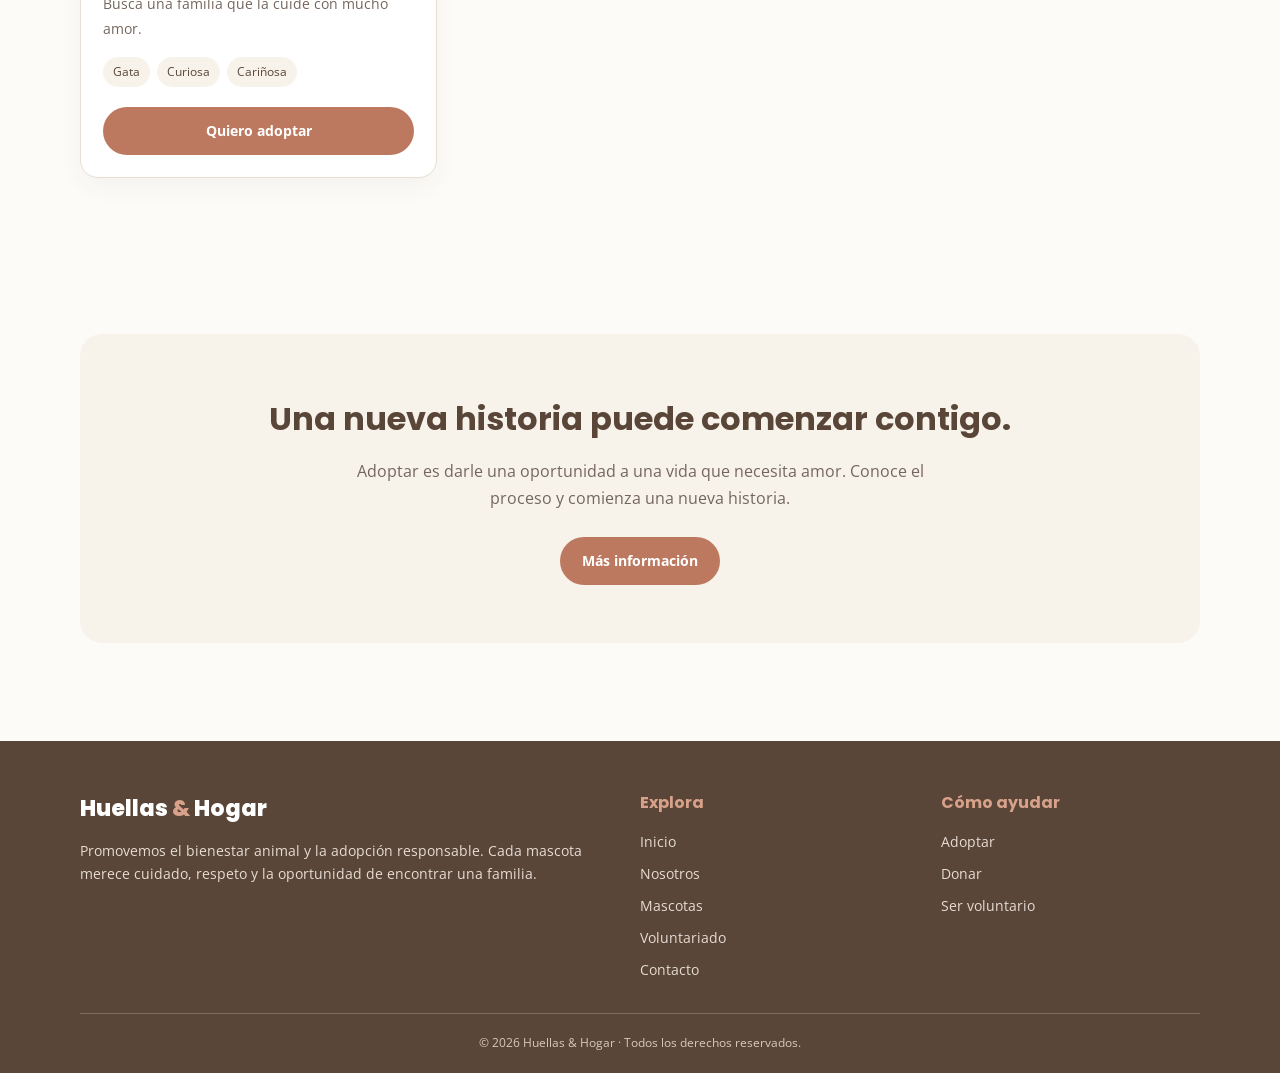
<file: mascotas.html>
<!DOCTYPE html>
<html lang="es">
<head>
    <meta charset="UTF-8">
    <meta name="viewport" content="width=device-width, initial-scale=1.0">
    <title>Mascotas | Huellas & Hogar</title>

    <link rel="preconnect" href="https://fonts.googleapis.com">
    <link rel="preconnect" href="https://fonts.gstatic.com" crossorigin>
    <link href="https://fonts.googleapis.com/css2?family=Open+Sans:wght@400;500;600;700&family=Poppins:wght@400;500;600;700;800&display=swap" rel="stylesheet">

    <link rel="stylesheet" href="css/estilos.css">
</head>

<body>

<header class="site-header">
    <div class="container header-inner">

        <a class="logo" href="index.html">Huellas <span>&</span> Hogar</a>

        <nav class="nav">
            <a href="index.html">Inicio</a>
            <a href="nosotros.html">Nosotros</a>
            <a class="active" href="mascotas.html">Mascotas</a>
            <a href="voluntariado.html">Voluntariado</a>
            <a href="contacto.html">Contacto</a>
        </nav>

        <div class="header-actions">
            <a class="btn btn-primary" href="mascotas.html">Adoptar</a>
            <a class="btn btn-donar" href="donar.html">Donar</a>
        </div>

    </div>
</header>


<main>

    <section class="page-hero">
        <div class="container">
            <span class="eyebrow">ADOPCIÓN RESPONSABLE</span>
            <h1>Conoce a nuestros peluditos.</h1>
            <p class="lead">
                Cada mascota tiene una historia y está esperando encontrar
                una familia que le entregue amor, cuidado y una segunda oportunidad.
            </p>
        </div>
    </section>


    <section class="section">
        <div class="container">

            <div class="section-heading">
                <span class="eyebrow">NUESTROS ANIMALES</span>
                <h2>Encuentra a tu nuevo mejor amigo</h2>
                <p>
                    Conoce a nuestros perros y gatos disponibles para adopción.
                    Cada uno espera encontrar un hogar lleno de cariño.
                </p>
            </div>

            <div class="cards">

                <article class="pet-card">
                    <img src="imagenes/imagen3.jpg" alt="Max">
                    <div class="pet-info">
                        <h3>Max</h3>
                        <p>Juguetón, cariñoso y lleno de energía. Busca una familia con quien compartir nuevas aventuras.</p>
                        <div class="pills">
                            <span>Perro</span>
                            <span>Juguetón</span>
                            <span>Cariñoso</span>
                        </div>
                        <a class="btn btn-primary" href="contacto.html?mascota=Max">Quiero adoptar</a>
                    </div>
                </article>

                <article class="pet-card">
                    <img src="imagenes/imagen4.jpg" alt="Luna">
                    <div class="pet-info">
                        <h3>Luna</h3>
                        <p>Tranquila, dulce y compañera. Espera encontrar un hogar donde recibir mucho cariño.</p>
                        <div class="pills">
                            <span>Gata</span>
                            <span>Tranquila</span>
                            <span>Amorosa</span>
                        </div>
                        <a class="btn btn-primary" href="contacto.html?mascota=Luna">Quiero adoptar</a>
                    </div>
                </article>

                <article class="pet-card">
                    <img src="imagenes/imagen5.jpg" alt="Toby">
                    <div class="pet-info">
                        <h3>Toby</h3>
                        <p>Amigable, curioso y activo. Le encanta jugar y compartir momentos con las personas.</p>
                        <div class="pills">
                            <span>Perro</span>
                            <span>Activo</span>
                            <span>Amigable</span>
                        </div>
                        <a class="btn btn-primary" href="contacto.html?mascota=Toby">Quiero adoptar</a>
                    </div>
                </article>

                <article class="pet-card">
                    <img src="imagenes/imagen6.jpg" alt="Mora">
                    <div class="pet-info">
                        <h3>Mora</h3>
                        <p>Dulce, curiosa y de personalidad especial. Busca una familia que la cuide con mucho amor.</p>
                        <div class="pills">
                            <span>Gata</span>
                            <span>Curiosa</span>
                            <span>Cariñosa</span>
                        </div>
                        <a class="btn btn-primary" href="contacto.html?mascota=Mora">Quiero adoptar</a>
                    </div>
                </article>

            </div>

        </div>
    </section>


    <section class="section">
        <div class="container">
            <div class="cta-band">
                <h2>Una nueva historia puede comenzar contigo.</h2>
                <p>
                    Adoptar es darle una oportunidad a una vida que necesita amor.
                    Conoce el proceso y comienza una nueva historia.
                </p>
                <a class="btn btn-primary" href="contacto.html">Más información</a>
            </div>
        </div>
    </section>

</main>


<footer class="site-footer">
    <div class="container">

        <div class="footer-grid">

            <div>
                <div class="footer-brand">Huellas <span>&</span> Hogar</div>
                <p>
                    Promovemos el bienestar animal y la adopción responsable.
                    Cada mascota merece cuidado, respeto y la oportunidad
                    de encontrar una familia.
                </p>
            </div>

            <div>
                <h3>Explora</h3>
                <div class="footer-links">
                    <a href="index.html">Inicio</a>
                    <a href="nosotros.html">Nosotros</a>
                    <a href="mascotas.html">Mascotas</a>
                    <a href="voluntariado.html">Voluntariado</a>
                    <a href="contacto.html">Contacto</a>
                </div>
            </div>

            <div>
                <h3>Cómo ayudar</h3>
                <div class="footer-links">
                    <a href="mascotas.html">Adoptar</a>
                    <a href="donar.html">Donar</a>
                    <a href="voluntariado.html">Ser voluntario</a>
                </div>
            </div>

        </div>

        <div class="footer-bottom">
            © 2026 Huellas & Hogar · Todos los derechos reservados.
        </div>

    </div>
</footer>

</body>
</html>
</file>
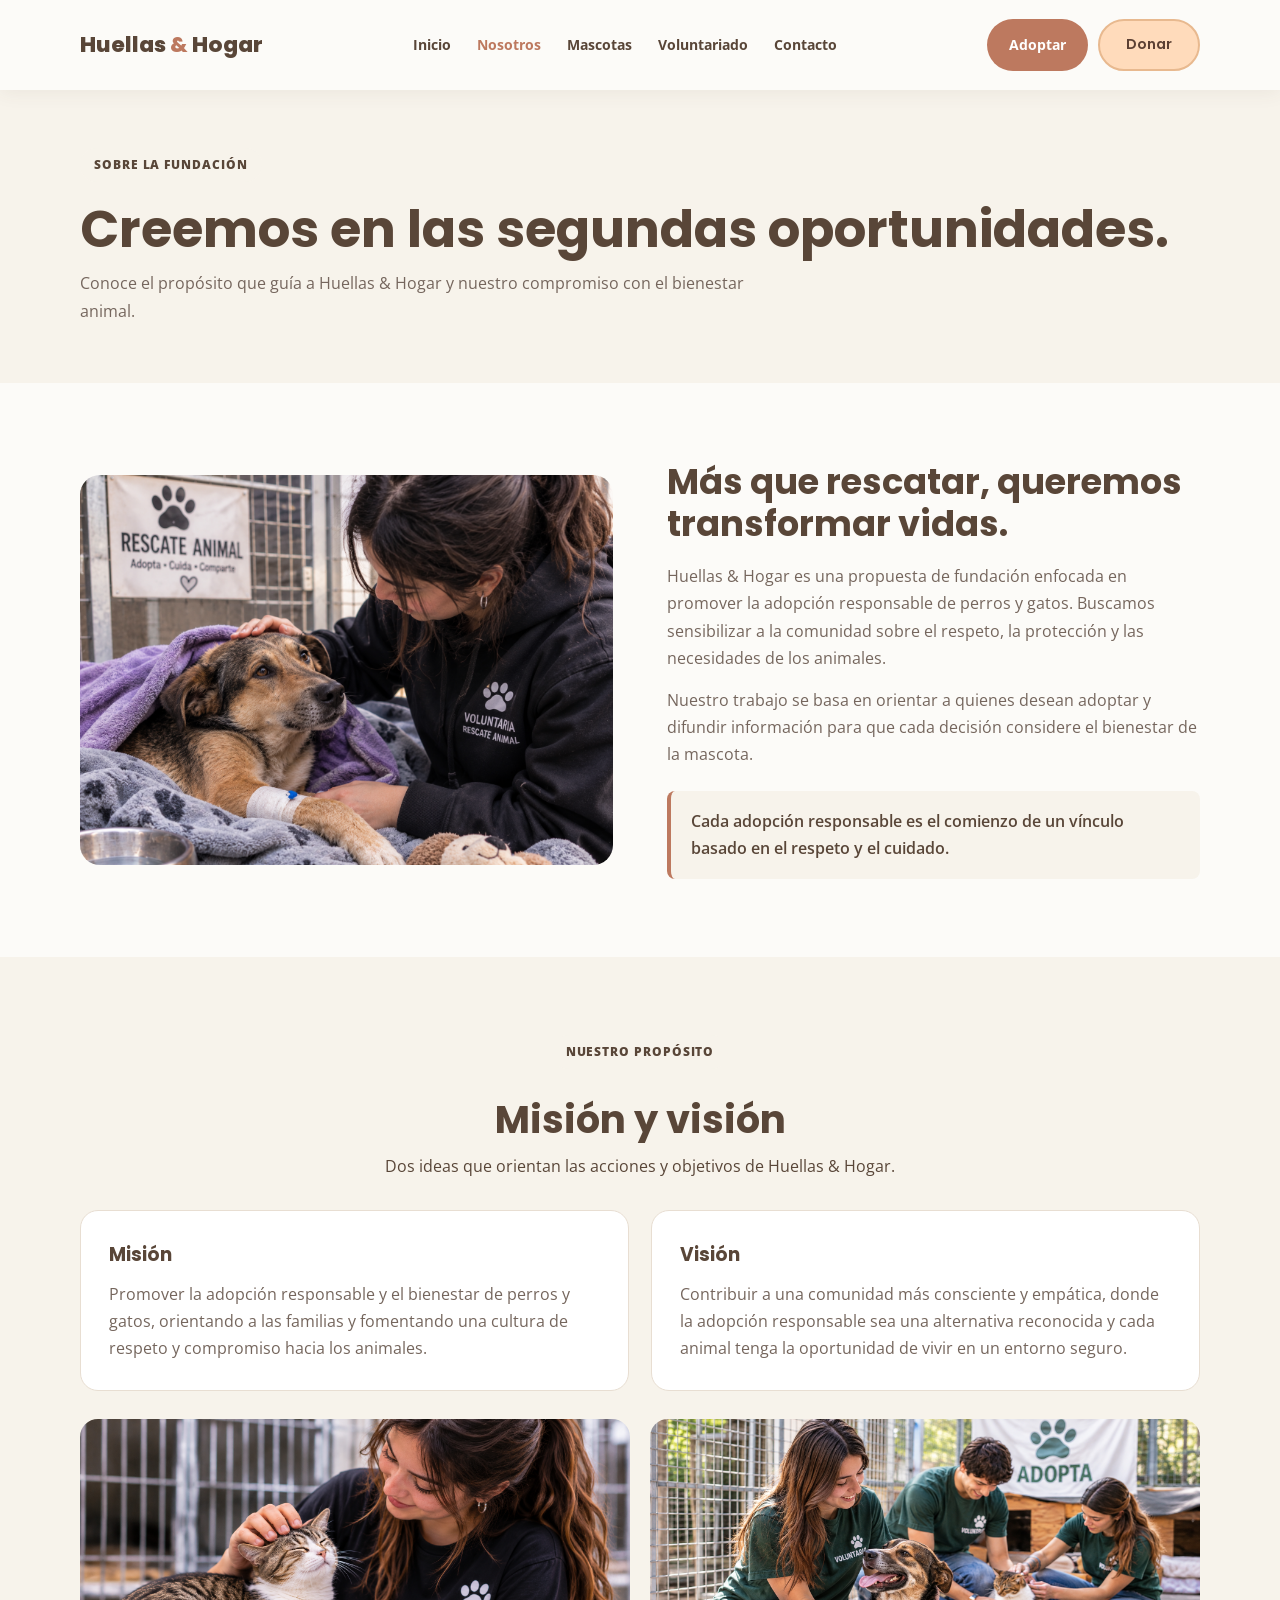
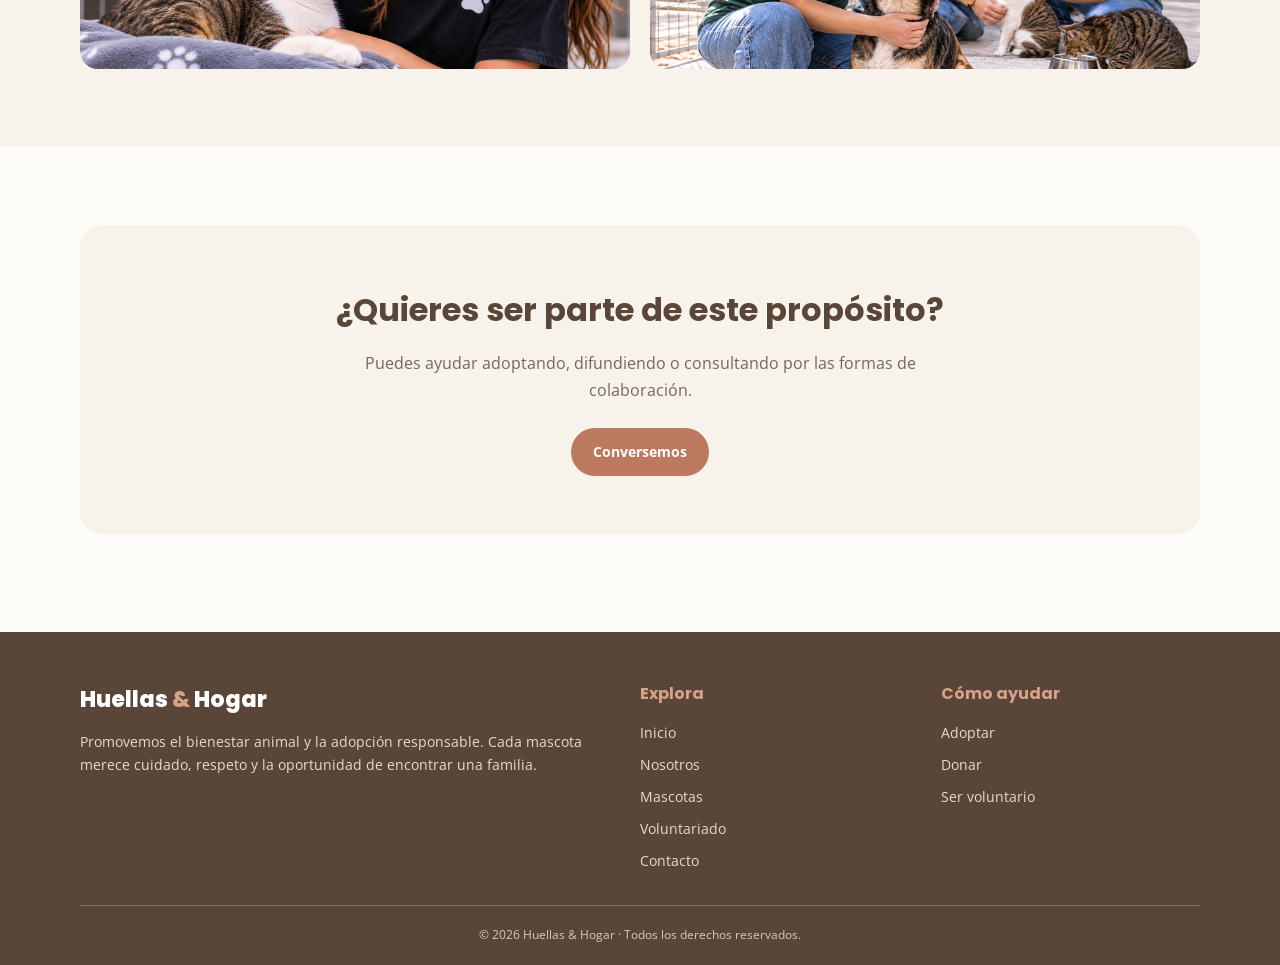
<file: nosotros.html>
<!DOCTYPE html>
<html lang="es">
<head>
<meta charset="UTF-8">
<meta name="viewport" content="width=device-width, initial-scale=1.0">
<title>Nosotros | Huellas & Hogar</title>
<link rel="preconnect" href="https://fonts.googleapis.com">
<link rel="preconnect" href="https://fonts.gstatic.com" crossorigin>
<link href="https://fonts.googleapis.com/css2?family=Open+Sans:wght@400;500;600;700&family=Poppins:wght@400;500;600;700;800&display=swap" rel="stylesheet">
<link rel="stylesheet" href="css/estilos.css">
</head>
<body>

<header class="site-header">
<div class="container header-inner">
<a class="logo" href="index.html">Huellas <span>&</span> Hogar</a>
<nav class="nav">
<a href="index.html">Inicio</a>
<a class="active" href="nosotros.html">Nosotros</a>
<a href="mascotas.html">Mascotas</a>
<a href="voluntariado.html">Voluntariado</a>
<a href="contacto.html">Contacto</a>
</nav>
<div class="header-actions">
    <a class="btn btn-primary" href="mascotas.html">Adoptar</a>
    <a class="btn btn-donar" href="donar.html">Donar</a>
</div>
</div>
</header>

<main>
<section class="page-hero">
<div class="container">
<span class="eyebrow">SOBRE LA FUNDACIÓN</span>
<h1>Creemos en las segundas oportunidades.</h1>
<p>Conoce el propósito que guía a Huellas & Hogar y nuestro compromiso con el bienestar animal.</p>
</div>
</section>

<section class="section">
<div class="container split">
<img src="imagenes/imagen7.png" alt="Ilustración de un perro que representa el cuidado y la protección animal">
<div>
<h2>Más que rescatar, queremos transformar vidas.</h2>
<p>Huellas & Hogar es una propuesta de fundación enfocada en promover la adopción responsable de perros y gatos. Buscamos sensibilizar a la comunidad sobre el respeto, la protección y las necesidades de los animales.</p>
<p>Nuestro trabajo se basa en orientar a quienes desean adoptar y difundir información para que cada decisión considere el bienestar de la mascota.</p>
<div class="note">Cada adopción responsable es el comienzo de un vínculo basado en el respeto y el cuidado.</div>
</div>
</div>
</section>

<section class="section" style="background:var(--beige)">
<div class="container">
<div class="section-heading">
<span class="eyebrow">NUESTRO PROPÓSITO</span>
<h2>Misión y visión</h2>
<p>Dos ideas que orientan las acciones y objetivos de Huellas & Hogar.</p>
</div>
<div class="mission-grid">
<article class="info-panel">
<h3>Misión</h3>
<p>Promover la adopción responsable y el bienestar de perros y gatos, orientando a las familias y fomentando una cultura de respeto y compromiso hacia los animales.</p>
</article>
<article class="info-panel">
<h3>Visión</h3>
<p>Contribuir a una comunidad más consciente y empática, donde la adopción responsable sea una alternativa reconocida y cada animal tenga la oportunidad de vivir en un entorno seguro.</p>
</article>
</div>
<div class="gallery-two">
<img src="imagenes/imagen10.png" alt="Ilustración de un gato como símbolo de una segunda oportunidad">
<img src="imagenes/imagen9.png" alt="Ilustración de un perro que representa el compromiso de la fundación">
</div>
</div>
</section>

<section class="section">
<div class="container">
<div class="cta-band">
<h2>¿Quieres ser parte de este propósito?</h2>
<p>Puedes ayudar adoptando, difundiendo o consultando por las formas de colaboración.</p>
<a class="btn btn-primary" href="contacto.html">Conversemos</a>
</div>
</div>
</section>
</main>

<footer class="site-footer">
<div class="container">
<div class="footer-grid">
<div>
<div class="footer-brand">Huellas <span>&</span> Hogar</div>
<p>Promovemos el bienestar animal y la adopción responsable. Cada mascota merece cuidado, respeto y la oportunidad de encontrar una familia.</p>
</div>
<div>
<h3>Explora</h3>
<div class="footer-links">
<a href="index.html">Inicio</a>
<a href="nosotros.html">Nosotros</a>
<a href="mascotas.html">Mascotas</a>
<a href="voluntariado.html">Voluntariado</a>
<a href="contacto.html">Contacto</a>
</div>
</div>
<div>
<h3>Cómo ayudar</h3>
<div class="footer-links">
<a href="mascotas.html">Adoptar</a>
<a href="contacto.html#donar">Donar</a>
<a href="contacto.html">Ser voluntario</a>
</div>
</div>
</div>
<div class="footer-bottom">© 2026 Huellas & Hogar · Todos los derechos reservados.</div>
</div>
</footer>
</body>
</html>
</file>
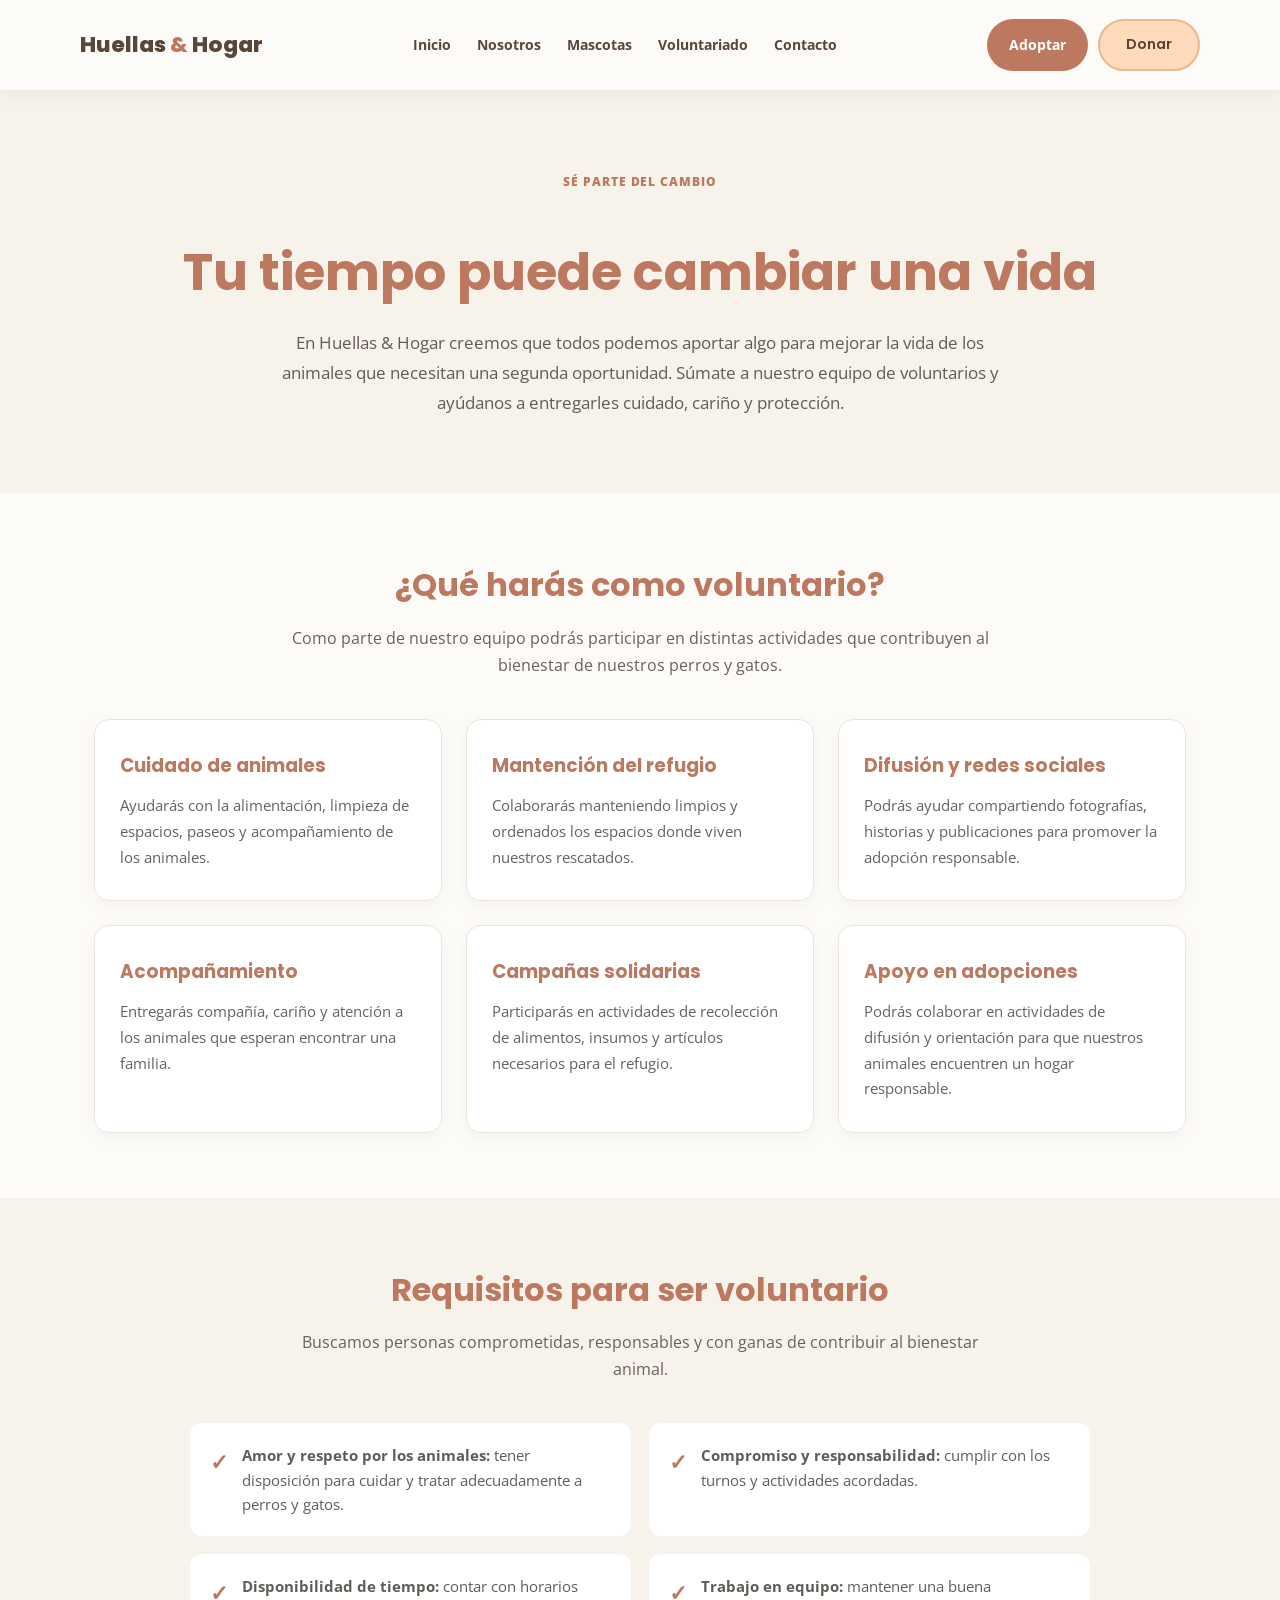
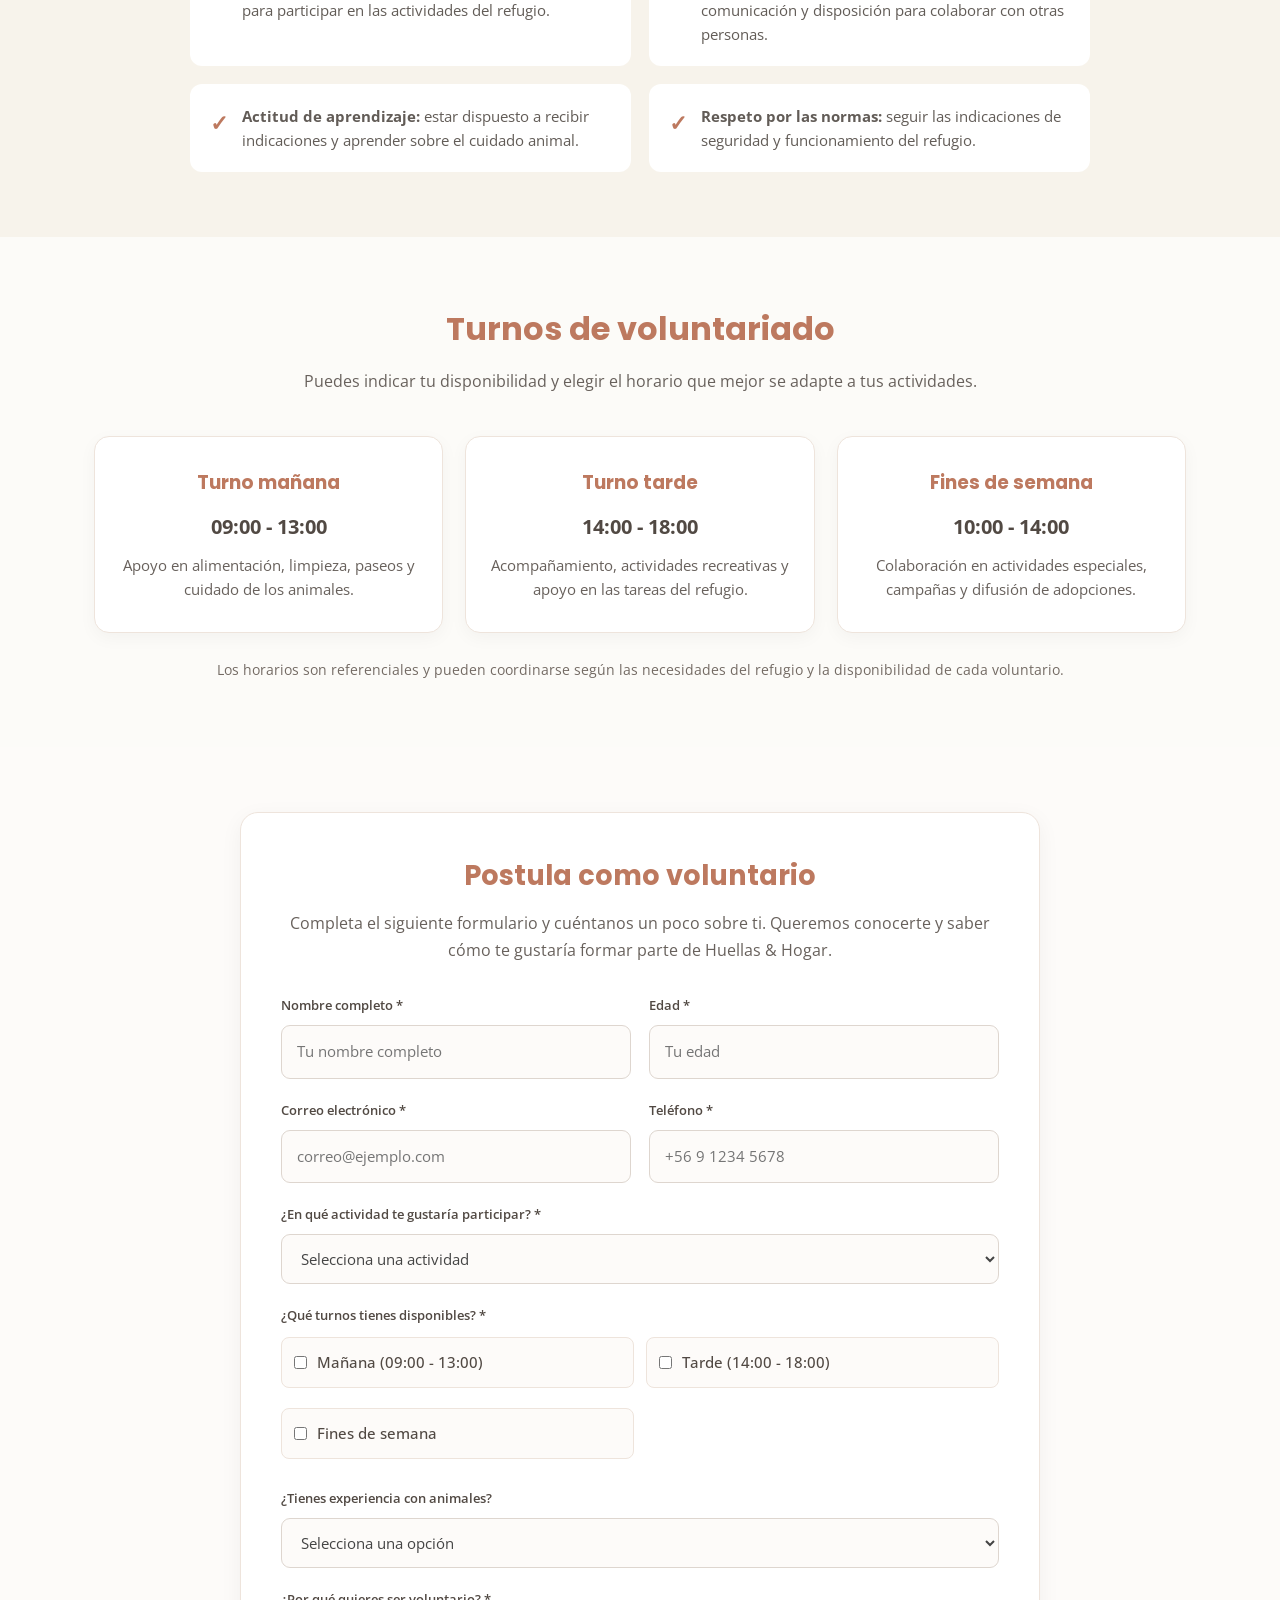
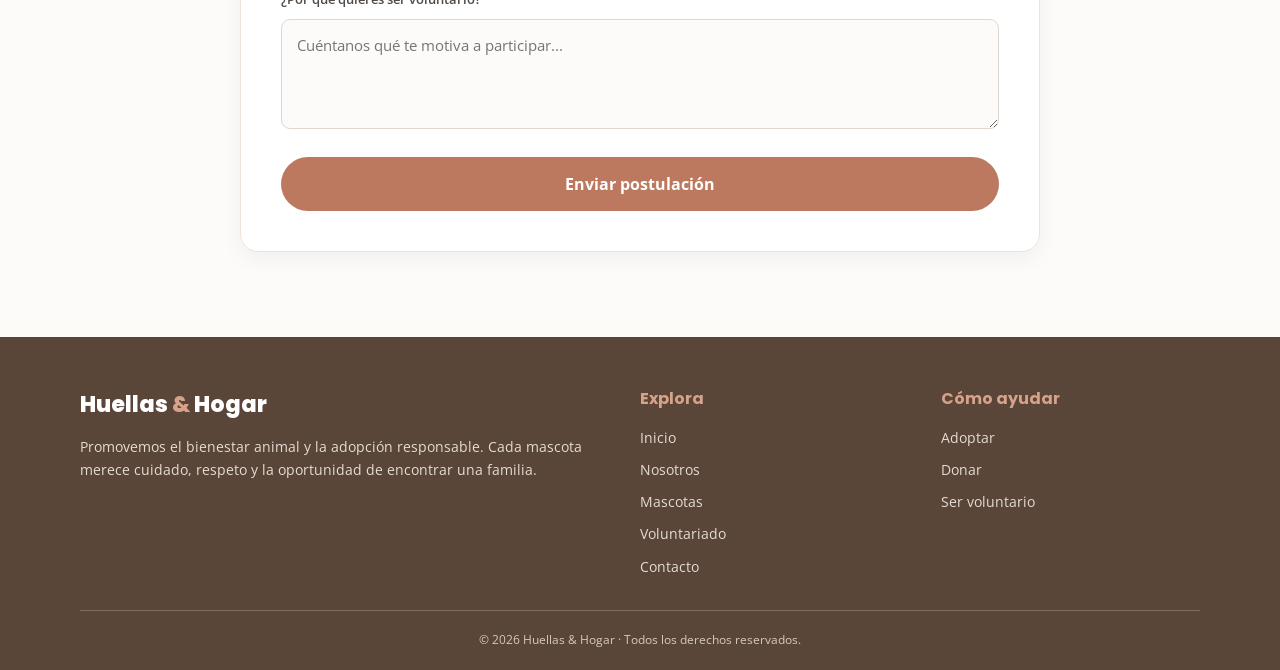
<file: voluntariado.html>
<!DOCTYPE html>
<html lang="es">
<head>
<meta charset="UTF-8">
<meta name="viewport" content="width=device-width, initial-scale=1.0">

<title>Voluntariado | Huellas & Hogar</title>

<link rel="preconnect" href="https://fonts.googleapis.com">
<link rel="preconnect" href="https://fonts.gstatic.com" crossorigin>
<link href="https://fonts.googleapis.com/css2?family=Open+Sans:wght@400;500;600;700&family=Poppins:wght@400;500;600;700;800&display=swap" rel="stylesheet">

<link rel="stylesheet" href="css/estilos.css">

<style>

/* =====================================
   ESTILOS EXCLUSIVOS DE VOLUNTARIADO
===================================== */

.vol-hero {
    background: var(--beige, #f5eee7);
    padding: 75px 20px;
    text-align: center;
}

.vol-hero .eyebrow {
    color: var(--terracota, #b86f50);
}

.vol-hero h1 {
    font-family: 'Poppins', sans-serif;
    font-size: clamp(2.2rem, 4vw, 3.2rem);
    color: var(--terracota, #b86f50);
    margin: 12px 0;
}

.vol-hero p {
    max-width: 720px;
    margin: auto;
    color: #625c57;
    font-size: 1.05rem;
    line-height: 1.8;
}

.vol-section {
    padding: 65px 20px;
}

.vol-title {
    text-align: center;
    font-family: 'Poppins', sans-serif;
    font-size: 2rem;
    color: var(--terracota, #b86f50);
    margin-bottom: 12px;
}

.vol-description {
    text-align: center;
    max-width: 700px;
    margin: 0 auto 40px;
    color: #68615c;
    line-height: 1.7;
}

/* ACTIVIDADES */

.vol-activities {
    display: grid;
    grid-template-columns: repeat(3, 1fr);
    gap: 24px;
}

.vol-card {
    background: white;
    border: 1px solid #eee4dc;
    border-radius: 15px;
    padding: 30px 25px;
    box-shadow: 0 5px 18px rgba(0,0,0,0.04);
    transition: transform 0.25s;
}

.vol-card:hover {
    transform: translateY(-5px);
}

.vol-icon {
    font-size: 2.4rem;
    margin-bottom: 15px;
}

.vol-card h3 {
    font-family: 'Poppins', sans-serif;
    color: var(--terracota, #b86f50);
    font-size: 1.15rem;
    margin-bottom: 12px;
}

.vol-card p {
    color: #68615c;
    font-size: 0.94rem;
    line-height: 1.7;
}

/* REQUISITOS */

.vol-requisitos {
    background: var(--beige, #f5eee7);
}

.requisitos-grid {
    display: grid;
    grid-template-columns: repeat(2, 1fr);
    gap: 18px;
    max-width: 900px;
    margin: auto;
}

.requisito {
    display: flex;
    align-items: flex-start;
    gap: 14px;
    background: white;
    padding: 20px;
    border-radius: 12px;
}

.requisito-icon {
    color: var(--terracota, #b86f50);
    font-size: 1.4rem;
    font-weight: bold;
}

.requisito p {
    color: #625c57;
    line-height: 1.6;
    font-size: 0.94rem;
}

/* TURNOS */

.turnos-grid {
    display: grid;
    grid-template-columns: repeat(3, 1fr);
    gap: 22px;
}

.turno-card {
    text-align: center;
    background: white;
    border: 1px solid #eee4dc;
    border-radius: 15px;
    padding: 30px 20px;
    box-shadow: 0 5px 18px rgba(0,0,0,0.04);
}

.turno-card h3 {
    font-family: 'Poppins', sans-serif;
    color: var(--terracota, #b86f50);
    margin-bottom: 12px;
}

.turno-hora {
    font-size: 1.25rem;
    font-weight: 700;
    color: #514943;
    margin-bottom: 10px;
}

.turno-card p {
    color: #68615c;
    font-size: 0.93rem;
    line-height: 1.6;
}

.turnos-nota {
    text-align: center;
    margin-top: 25px;
    color: #746b64;
    font-size: 0.9rem;
}

/* FORMULARIO */

.vol-form-section {
    background: #fdfbf9;
}

.vol-form {
    max-width: 800px;
    margin: auto;
    background: white;
    border: 1px solid #eee4dc;
    border-radius: 18px;
    padding: 40px;
    box-shadow: 0 6px 22px rgba(0,0,0,0.05);
}

.vol-form h2 {
    font-family: 'Poppins', sans-serif;
    color: var(--terracota, #b86f50);
    text-align: center;
    font-size: 1.7rem;
    margin-bottom: 10px;
}

.vol-form-intro {
    text-align: center;
    color: #68615c;
    line-height: 1.7;
    margin-bottom: 30px;
}

.vol-field {
    margin-bottom: 20px;
}

.vol-field label {
    display: block;
    color: #514943;
    font-weight: 600;
    margin-bottom: 8px;
}

.vol-field input,
.vol-field select,
.vol-field textarea {
    width: 100%;
    padding: 13px 15px;
    border: 1px solid #ded6cf;
    border-radius: 9px;
    background: #fdfbf9;
    color: #444;
    font-family: 'Open Sans', sans-serif;
    font-size: 0.95rem;
}

.vol-field input:focus,
.vol-field select:focus,
.vol-field textarea:focus {
    outline: none;
    border-color: var(--terracota, #b86f50);
    background: white;
}

.vol-field textarea {
    min-height: 110px;
    resize: vertical;
}

.vol-fields-double {
    display: grid;
    grid-template-columns: 1fr 1fr;
    gap: 18px;
}

/* DISPONIBILIDAD */

.disponibilidad {
    display: grid;
    grid-template-columns: 1fr 1fr;
    gap: 12px;
    margin-top: 10px;
}

.disponibilidad label {
    display: flex;
    align-items: center;
    gap: 10px;
    padding: 12px;
    background: #fdfbf9;
    border: 1px solid #eee4dc;
    border-radius: 8px;
    cursor: pointer;
    font-size: 0.92rem;
    font-weight: 500;
}

.disponibilidad input {
    width: auto;
    accent-color: var(--terracota, #b86f50);
}

/* BOTÓN */

.vol-btn {
    width: 100%;
    padding: 16px;
    border: none;
    border-radius: 30px;
    background: var(--terracota, #b86f50);
    color: white;
    font-size: 1rem;
    font-weight: 700;
    cursor: pointer;
    font-family: inherit;
    transition: opacity 0.2s;
}

.vol-btn:hover {
    opacity: 0.85;
}

/* MENSAJE */

.vol-success {
    display: none;
    margin-top: 22px;
    padding: 22px;
    background: #f0f5ed;
    color: #426044;
    border-radius: 12px;
    text-align: center;
    line-height: 1.7;
}

.vol-success h3 {
    font-family: 'Poppins', sans-serif;
    margin-bottom: 8px;
}

/* RESPONSIVE */

@media (max-width: 850px) {
    .vol-activities,
    .turnos-grid {
        grid-template-columns: repeat(2, 1fr);
    }
}

@media (max-width: 600px) {
    .vol-activities,
    .turnos-grid,
    .requisitos-grid,
    .vol-fields-double {
        grid-template-columns: 1fr;
    }

    .vol-form {
        padding: 25px 18px;
    }

    .disponibilidad {
        grid-template-columns: 1fr;
    }

    .vol-title {
        font-size: 1.65rem;
    }
}

</style>
</head>

<body>

<!-- =================================
     HEADER ORIGINAL
================================= -->

<header class="site-header">

    <div class="container header-inner">

        <a class="logo" href="index.html">
            Huellas <span>&</span> Hogar
        </a>

        <nav class="nav">
            <a href="index.html">Inicio</a>
            <a href="nosotros.html">Nosotros</a>
            <a href="mascotas.html">Mascotas</a>
            <a href="voluntariado.html">Voluntariado</a>
            <a href="contacto.html">Contacto</a>
        </nav>

        <div class="header-actions">
    <a class="btn btn-primary" href="mascotas.html">Adoptar</a>
    <a class="btn btn-donar" href="donar.html">Donar</a>
</div>

    </div>

</header>


<main>

<!-- =================================
     PRESENTACIÓN
================================= -->

<section class="vol-hero">

    <span class="eyebrow">SÉ PARTE DEL CAMBIO</span>

    <h1>Tu tiempo puede cambiar una vida</h1>

    <p>
        En Huellas & Hogar creemos que todos podemos aportar
        algo para mejorar la vida de los animales que necesitan
        una segunda oportunidad. Súmate a nuestro equipo de
        voluntarios y ayúdanos a entregarles cuidado, cariño y protección.
    </p>

</section>


<!-- =================================
     ACTIVIDADES
================================= -->

<section class="vol-section">

    <div class="container">

        <h2 class="vol-title">
            ¿Qué harás como voluntario?
        </h2>

        <p class="vol-description">
            Como parte de nuestro equipo podrás participar en
            distintas actividades que contribuyen al bienestar
            de nuestros perros y gatos.
        </p>


        <div class="vol-activities">

            <article class="vol-card">

                <h3>Cuidado de animales</h3>

                <p>
                    Ayudarás con la alimentación, limpieza de espacios,
                    paseos y acompañamiento de los animales.
                </p>

            </article>


            <article class="vol-card">

                <h3>Mantención del refugio</h3>

                <p>
                    Colaborarás manteniendo limpios y ordenados
                    los espacios donde viven nuestros rescatados.
                </p>

            </article>


            <article class="vol-card">

                <h3>Difusión y redes sociales</h3>

                <p>
                    Podrás ayudar compartiendo fotografías,
                    historias y publicaciones para promover
                    la adopción responsable.
                </p>

            </article>


            <article class="vol-card">

                <h3>Acompañamiento</h3>

                <p>
                    Entregarás compañía, cariño y atención
                    a los animales que esperan encontrar
                    una familia.
                </p>

            </article>


            <article class="vol-card">

                <h3>Campañas solidarias</h3>

                <p>
                    Participarás en actividades de recolección
                    de alimentos, insumos y artículos necesarios
                    para el refugio.
                </p>

            </article>


            <article class="vol-card">

                <h3>Apoyo en adopciones</h3>

                <p>
                    Podrás colaborar en actividades de difusión
                    y orientación para que nuestros animales
                    encuentren un hogar responsable.
                </p>

            </article>

        </div>

    </div>

</section>


<!-- =================================
     REQUISITOS
================================= -->

<section class="vol-section vol-requisitos">

    <div class="container">

        <h2 class="vol-title">
            Requisitos para ser voluntario
        </h2>

        <p class="vol-description">
            Buscamos personas comprometidas, responsables
            y con ganas de contribuir al bienestar animal.
        </p>


        <div class="requisitos-grid">

            <div class="requisito">
                <span class="requisito-icon">✓</span>
                <p>
                    <strong>Amor y respeto por los animales:</strong>
                    tener disposición para cuidar y tratar
                    adecuadamente a perros y gatos.
                </p>
            </div>


            <div class="requisito">
                <span class="requisito-icon">✓</span>
                <p>
                    <strong>Compromiso y responsabilidad:</strong>
                    cumplir con los turnos y actividades acordadas.
                </p>
            </div>


            <div class="requisito">
                <span class="requisito-icon">✓</span>
                <p>
                    <strong>Disponibilidad de tiempo:</strong>
                    contar con horarios para participar
                    en las actividades del refugio.
                </p>
            </div>


            <div class="requisito">
                <span class="requisito-icon">✓</span>
                <p>
                    <strong>Trabajo en equipo:</strong>
                    mantener una buena comunicación y
                    disposición para colaborar con otras personas.
                </p>
            </div>


            <div class="requisito">
                <span class="requisito-icon">✓</span>
                <p>
                    <strong>Actitud de aprendizaje:</strong>
                    estar dispuesto a recibir indicaciones
                    y aprender sobre el cuidado animal.
                </p>
            </div>


            <div class="requisito">
                <span class="requisito-icon">✓</span>
                <p>
                    <strong>Respeto por las normas:</strong>
                    seguir las indicaciones de seguridad
                    y funcionamiento del refugio.
                </p>
            </div>

        </div>

    </div>

</section>


<!-- =================================
     TURNOS
================================= -->

<section class="vol-section">

    <div class="container">

        <h2 class="vol-title">
            Turnos de voluntariado
        </h2>

        <p class="vol-description">
            Puedes indicar tu disponibilidad y elegir el horario
            que mejor se adapte a tus actividades.
        </p>


        <div class="turnos-grid">

            <article class="turno-card">

                <h3>Turno mañana</h3>

                <div class="turno-hora">
                    09:00 - 13:00
                </div>

                <p>
                    Apoyo en alimentación, limpieza,
                    paseos y cuidado de los animales.
                </p>

            </article>


            <article class="turno-card">

                <h3>Turno tarde</h3>

                <div class="turno-hora">
                    14:00 - 18:00
                </div>

                <p>
                    Acompañamiento, actividades recreativas
                    y apoyo en las tareas del refugio.
                </p>

            </article>


            <article class="turno-card">

                <h3>Fines de semana</h3>

                <div class="turno-hora">
                    10:00 - 14:00
                </div>

                <p>
                    Colaboración en actividades especiales,
                    campañas y difusión de adopciones.
                </p>

            </article>

        </div>


        <p class="turnos-nota">
            Los horarios son referenciales y pueden coordinarse
            según las necesidades del refugio y la disponibilidad
            de cada voluntario.
        </p>

    </div>

</section>


<!-- =================================
     FORMULARIO DE POSTULACIÓN
================================= -->

<section class="vol-section vol-form-section" id="postular">

    <div class="container">

        <div class="vol-form">

            <h2>Postula como voluntario</h2>

            <p class="vol-form-intro">
                Completa el siguiente formulario y cuéntanos
                un poco sobre ti. Queremos conocerte y saber
                cómo te gustaría formar parte de Huellas & Hogar.
            </p>


            <form id="formVoluntariado">

                <div class="vol-fields-double">

                    <div class="vol-field">

                        <label for="nombre">
                            Nombre completo *
                        </label>

                        <input
                            type="text"
                            id="nombre"
                            name="nombre"
                            placeholder="Tu nombre completo"
                            required>

                    </div>


                    <div class="vol-field">

                        <label for="edad">
                            Edad *
                        </label>

                        <input
                            type="number"
                            id="edad"
                            name="edad"
                            min="18"
                            placeholder="Tu edad"
                            required>

                    </div>

                </div>


                <div class="vol-fields-double">

                    <div class="vol-field">

                        <label for="correo">
                            Correo electrónico *
                        </label>

                        <input
                            type="email"
                            id="correo"
                            name="correo"
                            placeholder="correo@ejemplo.com"
                            required>

                    </div>


                    <div class="vol-field">

                        <label for="telefono">
                            Teléfono *
                        </label>

                        <input
                            type="tel"
                            id="telefono"
                            name="telefono"
                            placeholder="+56 9 1234 5678"
                            required>

                    </div>

                </div>


                <div class="vol-field">

                    <label for="actividad">
                        ¿En qué actividad te gustaría participar? *
                    </label>

                    <select id="actividad" name="actividad" required>

                        <option value="">Selecciona una actividad</option>

                        <option>Cuidado de animales</option>
                        <option>Mantención del refugio</option>
                        <option>Difusión y redes sociales</option>
                        <option>Campañas solidarias</option>
                        <option>Apoyo en adopciones</option>
                        <option>Otras actividades</option>

                    </select>

                </div>


                <div class="vol-field">

                    <label>
                        ¿Qué turnos tienes disponibles? *
                    </label>

                    <div class="disponibilidad">

                        <label>
                            <input type="checkbox" name="turnos" value="Mañana">
                            Mañana (09:00 - 13:00)
                        </label>

                        <label>
                            <input type="checkbox" name="turnos" value="Tarde">
                            Tarde (14:00 - 18:00)
                        </label>

                        <label>
                            <input type="checkbox" name="turnos" value="Fin de semana">
                            Fines de semana
                        </label>

                    </div>

                </div>


                <div class="vol-field">

                    <label for="experiencia">
                        ¿Tienes experiencia con animales?
                    </label>

                    <select id="experiencia" name="experiencia">

                        <option value="">Selecciona una opción</option>

                        <option>Sí, tengo experiencia</option>
                        <option>No, pero quiero aprender</option>
                        <option>Tengo mascotas en casa</option>

                    </select>

                </div>


                <div class="vol-field">

                    <label for="motivacion">
                        ¿Por qué quieres ser voluntario? *
                    </label>

                    <textarea
                        id="motivacion"
                        name="motivacion"
                        placeholder="Cuéntanos qué te motiva a participar..."
                        required></textarea>

                </div>


                <button type="submit" class="vol-btn">
                    Enviar postulación
                </button>


                <div class="vol-success" id="volSuccess">

                    <h3>¡Gracias por postular!</h3>

                    <p>
                        Tu postulación ha sido registrada en esta
                        demostración. Gracias por querer formar parte
                        de Huellas & Hogar y contribuir al bienestar animal.
                    </p>

                </div>

            </form>

        </div>

    </div>

</section>

</main>


<!-- =================================
     FOOTER ORIGINAL
================================= -->

<footer class="site-footer">

    <div class="container">

        <div class="footer-grid">

            <div>

                <div class="footer-brand">
                    Huellas <span>&</span> Hogar
                </div>

                <p>
                    Promovemos el bienestar animal y la adopción responsable.
                    Cada mascota merece cuidado, respeto y la oportunidad
                    de encontrar una familia.
                </p>

            </div>


            <div>

                <h3>Explora</h3>

                <div class="footer-links">

                    <a href="index.html">Inicio</a>
                    <a href="nosotros.html">Nosotros</a>
                    <a href="mascotas.html">Mascotas</a>
                    <a href="voluntariado.html">Voluntariado</a>
                    <a href="contacto.html">Contacto</a>

                </div>

            </div>


            <div>

                <h3>Cómo ayudar</h3>

                <div class="footer-links">

                    <a href="mascotas.html">Adoptar</a>
                    <a href="donar.html">Donar</a>
                    <a href="voluntariado.html">Ser voluntario</a>

                </div>

            </div>

        </div>


        <div class="footer-bottom">
            © 2026 Huellas & Hogar · Todos los derechos reservados.
        </div>

    </div>

</footer>


<!-- =================================
     JAVASCRIPT DEL FORMULARIO
================================= -->

<script>

document.getElementById("formVoluntariado").addEventListener("submit", function(e) {

    e.preventDefault();

    const turnos = document.querySelectorAll(
        'input[name="turnos"]:checked'
    );

    if (turnos.length === 0) {

        alert("Por favor, selecciona al menos un turno disponible.");

        return;

    }

    document.getElementById("volSuccess").style.display = "block";

    document.getElementById("volSuccess").scrollIntoView({
        behavior: "smooth",
        block: "center"
    });

});

</script>

</body>
</html>
</file>
<file: css/estilos.css>
:root {
    --beige: #F7F3EB;
    --cafe: #594638;
    --terracota: #BD795F;
    --crema: #FCFBF8;
    --cafe-claro: #75665D;
    --borde: #E8DED2;
}

* {
    box-sizing: border-box;
    margin: 0;
    padding: 0;
}

html {
    scroll-behavior: smooth;
}

body {
    font-family: 'Open Sans', sans-serif;
    background: var(--crema);
    color: var(--cafe);
    line-height: 1.7;
}

h1, h2, h3, .logo {
    font-family: 'Poppins', sans-serif;
}

a {
    color: inherit;
    text-decoration: none;
}

img {
    display: block;
    max-width: 100%;
}

.container {
    width: min(1120px, 88%);
    margin: auto;
}

/* HEADER */


/* HEADER */

.site-header {
    background: var(--crema);
    position: sticky;
    top: 0;
    z-index: 20;
    box-shadow: 0 3px 18px #59463812;
    width: 100%;
    height: 90px;
}

.header-inner {
    width: min(1120px, 88%);
    height: 90px;
    min-height: 90px;
    margin: 0 auto;
    display: flex;
    align-items: center;
    justify-content: space-between;
    gap: 24px;
}

.logo {
    font-size: 1.35rem;
    font-weight: 800;
    white-space: nowrap;
    flex-shrink: 0;
}

.logo span,
.accent {
    color: var(--terracota);
}

.nav {
    display: flex;
    gap: 26px;
    align-items: center;
}

.nav a {
    font-size: .9rem;
    font-weight: 700;
    transition: .2s;
}

.nav a:hover,
.nav a.active {
    color: var(--terracota);
}

.header-actions {
    display: flex;
    gap: 10px;
    flex-shrink: 0;
}

@media (max-width: 900px) {
    .site-header {
        height: auto;
        min-height: 90px;
    }

    .header-inner {
        height: auto;
        min-height: 90px;
        flex-wrap: wrap;
        padding: 14px 0;
    }

    .nav {
        order: 3;
        width: 100%;
        justify-content: center;
        gap: 18px;
    }
}

@media (max-width: 600px) {
    .site-header {
        height: auto;
    }

    .header-inner {
        justify-content: center;
    }

    .header-actions {
        order: 2;
    }

    .nav {
        gap: 12px;
        flex-wrap: wrap;
    }

    .nav a {
        font-size: .78rem;
    }
}


/* BOTONES */

.btn {
    display: inline-flex;
    align-items: center;
    justify-content: center;
    border: 0;
    border-radius: 999px;
    padding: 12px 22px;
    font-weight: 700;
    font-size: .88rem;
    transition: .2s;
    cursor: pointer;
}

.btn:hover {
    transform: translateY(-2px);
}

.btn-primary {
    background: var(--terracota);
    color: white;
}

.btn-outline {
    background: transparent;
    color: var(--cafe);
    border: 1px solid var(--cafe);
}

.btn-soft {
    background: var(--beige);
    color: var(--cafe);
}

/* INICIO */

.hero {
    background: var(--beige);
    padding: 76px 0;
}

.hero-grid {
    display: grid;
    grid-template-columns: 1.05fr .95fr;
    align-items: center;
    gap: 56px;
}

.hero h1 {
    font-size: clamp(2.5rem, 5vw, 4.2rem);
    line-height: 1.12;
    margin-bottom: 20px;
}

.hero p,
.lead {
    color: var(--cafe-claro);
    font-size: 1.02rem;
    max-width: 580px;
    margin-bottom: 28px;
}

.hero-art {
    width: 100%;
    border-radius: 48% 48% 22px 22px;
    overflow: hidden;
    background: #E9DFD1;
}

.hero-art img {
    width: 100%;
    height: 440px;
    object-fit: cover;
}

.hero-actions {
    display: flex;
    gap: 12px;
    flex-wrap: wrap;
}

.eyebrow {
    display: inline-block;
    background: var(--beige);
    color: var(--cafe);
    padding: 7px 14px;
    border-radius: 30px;
    font-size: .72rem;
    font-weight: 800;
    letter-spacing: .08em;
    margin-bottom: 18px;
}

/* SECCIONES */

.section {
    padding: 78px 0;
}

.section-heading {
    text-align: center;
    max-width: 680px;
    margin: 0 auto 42px;
}

.section-heading h2 {
    font-size: clamp(1.8rem, 3vw, 2.5rem);
    line-height: 1.2;
    margin-bottom: 12px;
}

.section-heading p {
    color: var(--cafe-claro);
}

/* TARJETAS DE MASCOTAS */

.cards {
    display: grid;
    grid-template-columns: repeat(3, minmax(0, 1fr));
    gap: 24px;
    align-items: stretch;
}

.pet-card {
    height: 100%;
    min-height: 500px;
    background: white;
    border: 1px solid var(--borde);
    border-radius: 18px;
    overflow: hidden;
    display: flex;
    flex-direction: column;
    box-shadow: 0 8px 24px #5946380c;
    transition: .25s;
}

.pet-card:hover {
    transform: translateY(-5px);
    box-shadow: 0 14px 30px #59463816;
}

.pet-card > img {
    width: 100%;
    height: 235px;
    object-fit: cover;
    flex: 0 0 235px;
}

.pet-info {
    padding: 22px;
    display: flex;
    flex-direction: column;
    flex: 1;
}

.pet-info h3 {
    font-size: 1.25rem;
    margin-bottom: 6px;
}

.pet-info p {
    font-size: .9rem;
    color: var(--cafe-claro);
    margin-bottom: 16px;
    min-height: 52px;
}

.pills {
    display: flex;
    gap: 7px;
    flex-wrap: wrap;
    margin-bottom: 20px;
}

.pills span {
    font-size: .72rem;
    background: var(--beige);
    padding: 5px 10px;
    border-radius: 20px;
}

.pet-info .btn {
    width: 100%;
    margin-top: auto;
}

.center {
    text-align: center;
    margin-top: 34px;
}

/* NOSOTROS */

.split {
    display: grid;
    grid-template-columns: 1fr 1fr;
    gap: 54px;
    align-items: center;
}

.split img {
    width: 100%;
    height: 390px;
    object-fit: cover;
    border-radius: 20px;
}

.split h2 {
    font-size: 2.2rem;
    line-height: 1.2;
    margin-bottom: 18px;
}

.split p {
    color: var(--cafe-claro);
    margin-bottom: 15px;
}

.note {
    background: var(--beige);
    border-left: 4px solid var(--terracota);
    padding: 17px 20px;
    border-radius: 8px;
    margin-top: 22px;
    font-weight: 600;
}

/* PROCESO */

.steps {
    display: grid;
    grid-template-columns: repeat(3, 1fr);
    gap: 22px;
}

.step {
    background: white;
    border: 1px solid var(--borde);
    border-radius: 18px;
    padding: 28px;
    text-align: center;
}

.step-number {
    width: 48px;
    height: 48px;
    border-radius: 50%;
    background: var(--terracota);
    color: white;
    display: grid;
    place-items: center;
    font-weight: 800;
    font-family: 'Poppins';
    margin: 0 auto 16px;
}

.step p {
    font-size: .9rem;
    color: var(--cafe-claro);
    margin-top: 8px;
}

/* CTA */

.cta-band {
    background: var(--beige);
    text-align: center;
    padding: 58px 24px;
    border-radius: 22px;
}

.cta-band h2 {
    font-size: 2rem;
    margin-bottom: 12px;
}

.cta-band p {
    max-width: 620px;
    margin: 0 auto 24px;
    color: var(--cafe-claro);
}

/* PÁGINAS INTERIORES */

.page-hero {
    background: var(--beige);
    padding: 58px 0;
}

.page-hero h1 {
    font-size: clamp(2.2rem, 4vw, 3.4rem);
    line-height: 1.15;
    margin-bottom: 12px;.page-hero h1 {
    font-size: clamp(2.2rem, 4vw, 3.4rem) !important;
    line-height: 1.15 !important;
    margin-bottom: 12px !important;
    text-align: center !important;
}
}

.page-hero p {
    color: var(--cafe-claro);
    max-width: 680px;
}

.mission-grid {
    display: grid;
    grid-template-columns: repeat(2, 1fr);
    gap: 22px;
    margin-top: 28px;
}

.info-panel {
    background: white;
    border: 1px solid var(--borde);
    border-radius: 18px;
    padding: 28px;
}

.info-panel h3 {
    margin-bottom: 10px;
}

.info-panel p {
    color: var(--cafe-claro);
}

.gallery-two {
    display: grid;
    grid-template-columns: 1fr 1fr;
    gap: 20px;
    margin-top: 28px;
}

.gallery-two img {
    width: 100%;
    height: 250px;
    object-fit: cover;
    border-radius: 18px;
}

/* CONTACTO */

.form-layout {
    display: grid;
    grid-template-columns: 1.1fr .9fr;
    gap: 32px;
    align-items: start;
}

.form-card,
.contact-card {
    background: white;
    border: 1px solid var(--borde);
    border-radius: 18px;
    padding: 28px;
}

.form-card h2,
.contact-card h2 {
    font-size: 1.45rem;
    margin-bottom: 8px;
}

.form-card > p,
.contact-card > p {
    color: var(--cafe-claro);
    font-size: .9rem;
    margin-bottom: 22px;
}

.form-grid {
    display: grid;
    grid-template-columns: 1fr 1fr;
    gap: 16px;
}

.field {
    display: flex;
    flex-direction: column;
    gap: 7px;
    margin-bottom: 15px;
}

.field.full {
    grid-column: 1 / -1;
}

label {
    font-size: .84rem;
    font-weight: 700;
}

input,
select,
textarea {
    width: 100%;
    padding: 12px 13px;
    border: 1px solid var(--borde);
    border-radius: 10px;
    background: var(--crema);
    font: inherit;
    color: var(--cafe);
}

textarea {
    min-height: 120px;
    resize: vertical;
}

input:focus,
select:focus,
textarea:focus {
    outline: 2px solid #BD795F55;
    border-color: var(--terracota);
}

.checkline {
    display: flex;
    align-items: flex-start;
    gap: 10px;
    font-size: .82rem;
    color: var(--cafe-claro);
    margin: 8px 0 20px;
}

.checkline input {
    width: auto;
    margin-top: 5px;
}

.contact-item {
    padding: 15px 0;
    border-bottom: 1px solid var(--borde);
}

.contact-item strong {
    display: block;
    margin-bottom: 3px;
}

.contact-item span {
    font-size: .9rem;
    color: var(--cafe-claro);
}

.contact-images {
    display: grid;
    grid-template-columns: 1fr 1fr;
    gap: 12px;
    margin-top: 22px;
}

.contact-images img {
    width: 100%;
    height: 155px;
    object-fit: cover;
    border-radius: 13px;
}

/* FOOTER */

.site-footer {
    background: var(--cafe);
    color: white;
    padding: 48px 0 20px;
    margin-top: 20px;
}

.footer-grid {
    display: grid;
    grid-template-columns: 2fr 1fr 1fr;
    gap: 42px;
    padding-bottom: 32px;
}

.footer-brand {
    font-family: 'Poppins';
    font-size: 1.4rem;
    font-weight: 800;
    margin-bottom: 12px;
}

.footer-brand span {
    color: #D7A18A;
}

.site-footer p,
.site-footer a {
    color: #E6DCD4;
    font-size: .85rem;
}

.site-footer h3 {
    color: #D7A18A;
    font-size: 1rem;
    margin-bottom: 14px;
}

.footer-links {
    display: flex;
    flex-direction: column;
    gap: 9px;
}

.footer-links a:hover {
    color: white;
}

.footer-bottom {
    border-top: 1px solid #806D5E;
    padding-top: 18px;
    text-align: center;
    color: #D6C9BF;
    font-size: .78rem;
}

/* RESPONSIVE */

@media(max-width: 900px) {
    .header-inner {
        flex-wrap: wrap;
        padding: 14px 0;
    }

    .nav {
        order: 3;
        width: 100%;
        justify-content: center;
        gap: 18px;
    }

    .hero-grid,
    .split,
    .form-layout {
        grid-template-columns: 1fr;
    }

    .hero-art img {
        height: 350px;
    }

    .cards {
        grid-template-columns: repeat(2, minmax(0, 1fr));
    }

    .footer-grid {
        grid-template-columns: 1fr 1fr;
    }
}

@media(max-width: 600px) {
    .container {
        width: 90%;
    }

    .header-inner {
        justify-content: center;
    }

    .header-actions {
        order: 2;
    }

    .nav {
        gap: 12px;
        flex-wrap: wrap;
    }

    .nav a {
        font-size: .78rem;
    }

    .hero {
        padding: 52px 0;
    }

    .hero-grid {
        gap: 30px;
    }

    .hero-art img {
        height: 290px;
    }

    .section {
        padding: 58px 0;
    }

    .cards,
    .steps,
    .mission-grid,
    .gallery-two,
    .form-grid {
        grid-template-columns: 1fr;
    }

    .pet-card {
        min-height: 490px;
    }

    .split img {
        height: 280px;
    }

    .footer-grid {
        grid-template-columns: 1fr;
        gap: 26px;
    }

    .field.full {
        grid-column: auto;
    }
}

/* SECCIÓN DEL MAPA Y CONTACTO */

.map-section {
    background-color: var(--beige);
}

.section-heading {
    margin-bottom: 30px;
}

.section-heading h2 {
    color: var(--cafe);
    font-family: 'Poppins', sans-serif;
    margin: 10px 0;
}

.section-heading p {
    color: var(--texto);
}

.map-layout {
    display: grid;
    grid-template-columns: 1.5fr 1fr;
    gap: 30px;
    align-items: stretch;
}

.map-container {
    overflow: hidden;
    border-radius: 18px;
    min-height: 350px;
    box-shadow: 0 8px 25px rgba(73, 54, 41, 0.12);
}

.map-container iframe {
    display: block;
    width: 100%;
    height: 100%;
    min-height: 350px;
}

.map-info {
    background-color: var(--crema);
    padding: 30px;
    border-radius: 18px;
    display: flex;
    flex-direction: column;
    justify-content: center;
    gap: 15px;
}

.map-info h3 {
    color: var(--cafe);
    font-family: 'Poppins', sans-serif;
    font-size: 22px;
}

.map-info p {
    color: var(--texto);
    line-height: 1.7;
}

.map-info .btn {
    align-self: flex-start;
    margin-top: 10px;
}

@media (max-width: 768px) {
    .map-layout {
        grid-template-columns: 1fr;
    }

    .map-info {
        padding: 22px;
    }
}
/* CTA Donar */
.btn-donar {
    display: inline-flex;
    align-items: center;
    justify-content: center;
    padding: 12px 26px;
    background-color: #FFDBBB;
    color: #5C4033;
    border: 2px solid #E8B98F;
    border-radius: 30px;
    font-family: 'Poppins', sans-serif;
    font-size: 14px;
    font-weight: 600;
    text-decoration: none;
    transition: all 0.3s ease;
}

.btn-donar:hover {
    background-color: #f7e4d3;
    border-color: #5b4632;
    color: #5C4033;
    transform: translateY(-2px);
}
/* BOTÓN CTA DONAR GLOBAL */

.btn-donar {
    display: inline-flex;
    align-items: center;
    justify-content: center;
    padding: 12px 26px;
    background-color: #FFDBBB;
    color: #5C4033;
    border: 2px solid #E8B98F;
    border-radius: 30px;
    font-family: 'Poppins', sans-serif;
    font-size: 14px;
    font-weight: 600;
    text-decoration: none;
    transition: all 0.3s ease;
}

.btn-donar:hover {
    background-color: #F5C99F;
    border-color: #DDA878;
    color: #5C4033;
    transform: translateY(-2px);
}
.cta-buttons {
    display: flex;
    justify-content: center;
    align-items: center;
    gap: 15px;
    flex-wrap: wrap;
    width: 100%;
    margin: 25px auto 0;
}
</file>
